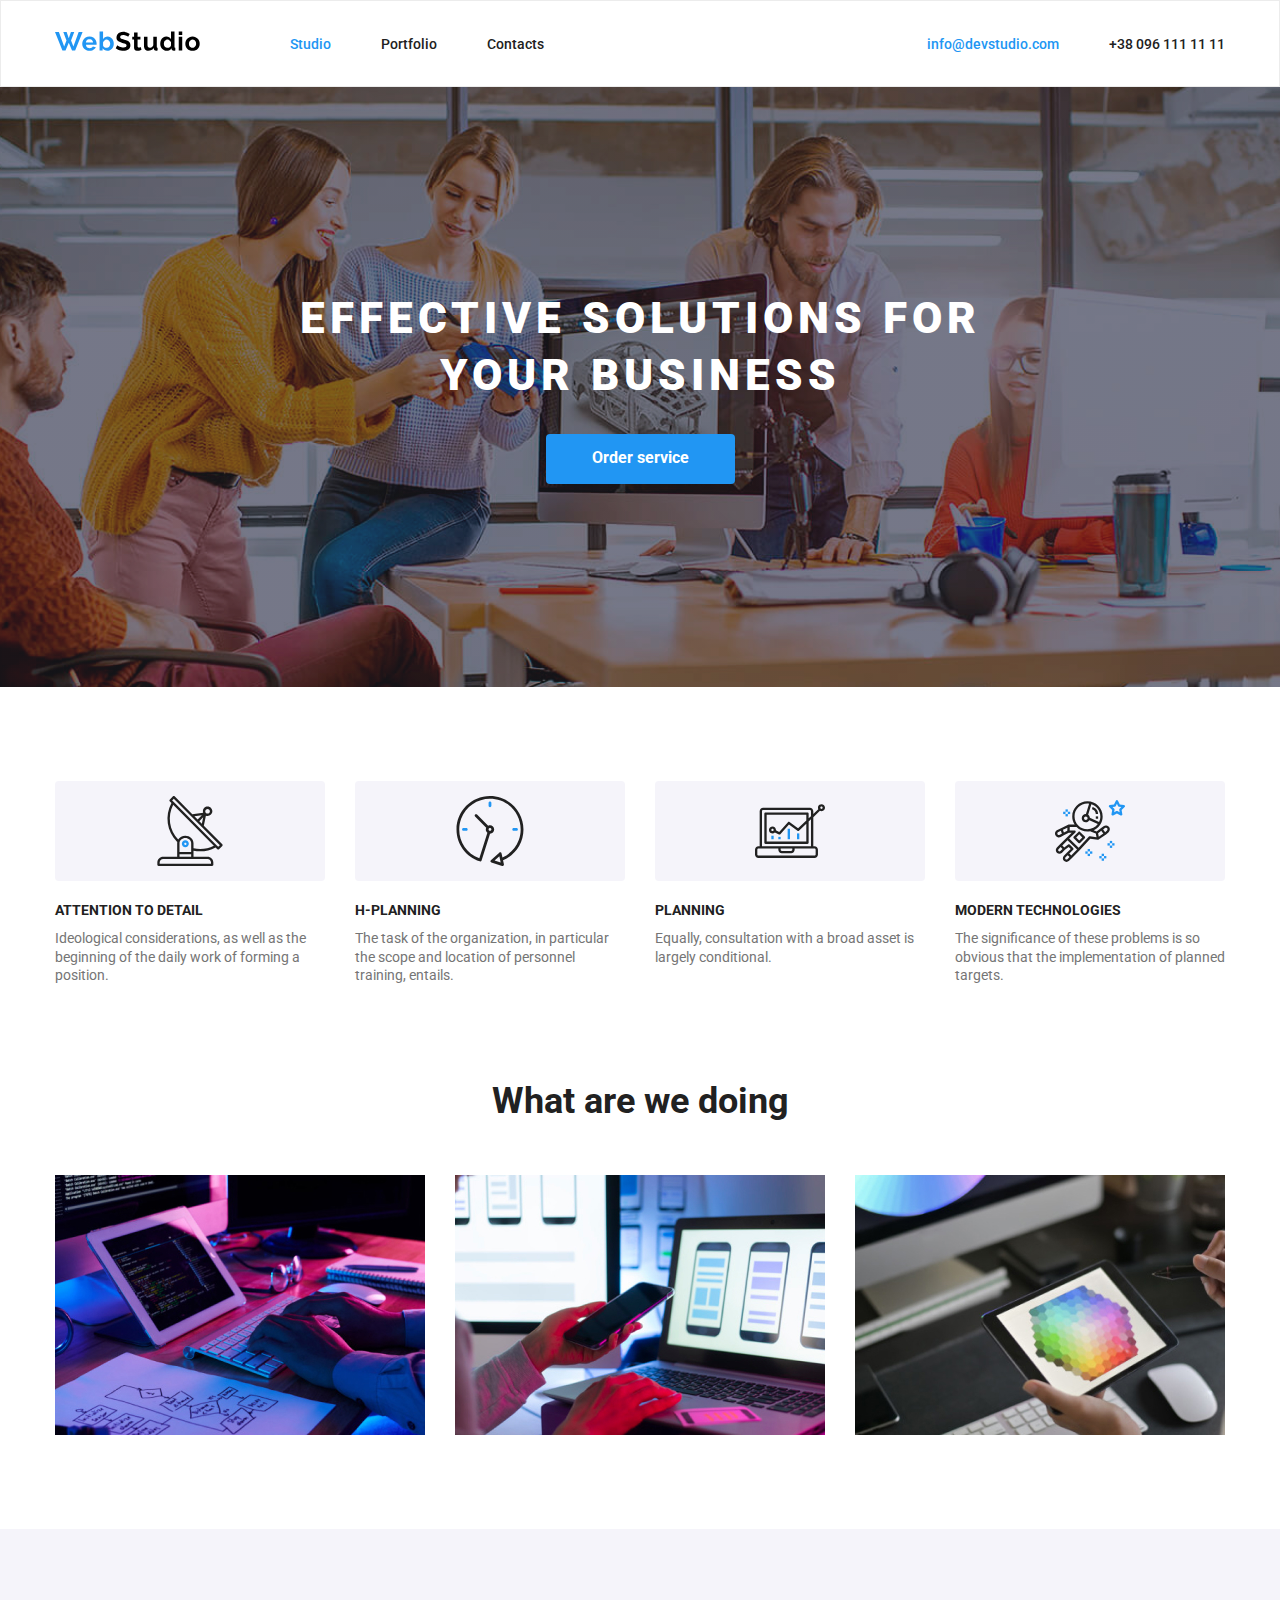
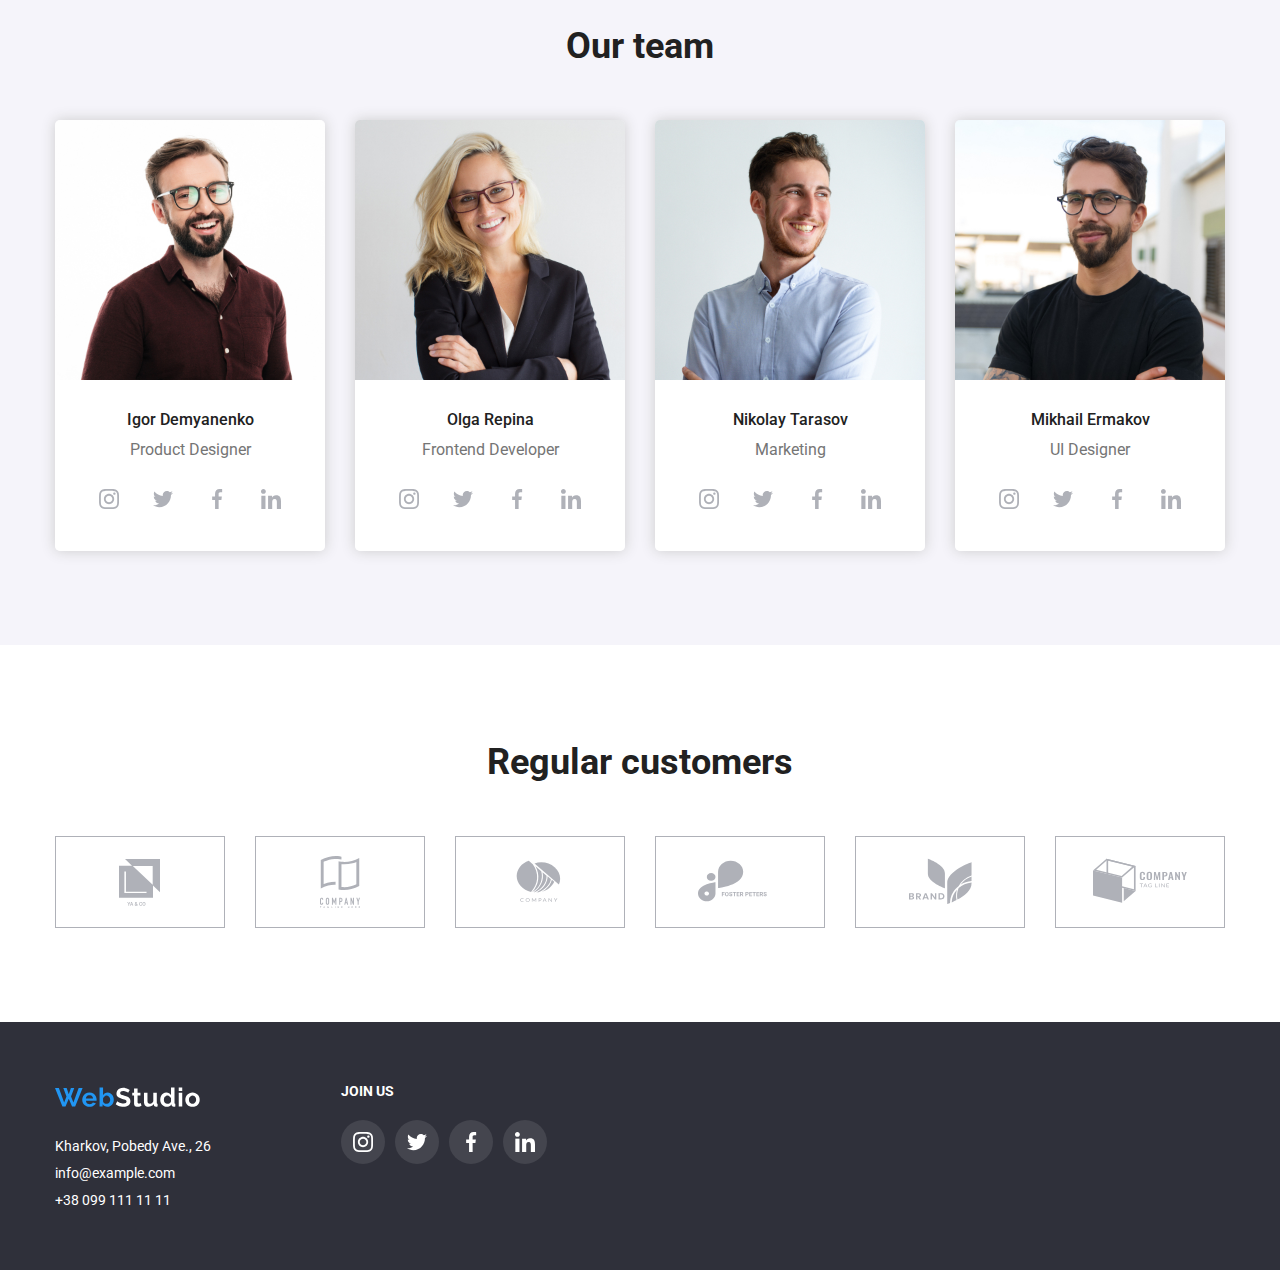
<file: index.html>
<!DOCTYPE html>
<html lang="en">
<head>
    <meta charset="UTF-8">
    <meta name="viewport" content="width=device-width, initial-scale=1.0">
    <link rel="stylesheet" href="css/styles.css">
    <title>Document</title>
</head>
<body>
    <header class="header">
        <div class="conteiner header-conteiner">
            <a class="header-logo" href="#">
                <img src="images/header-logo.svg" alt="WbStudio" width="145" height="31">
            </a>
            <nav class="header-menu">
                <a href="#" class="active">Studio</a>
                <a href="portfolio.html">Portfolio</a>
                <a href="#">Contacts</a>
            </nav>
            <div class="header-second-menu">
                <a href="mailto:info@devstudio.com" class="active">info@devstudio.com</a>
                <a href="tel:+38 096 111 11 11">+38 096 111 11 11</a>
            </div>
            <div class="header-burger">
				<span></span>
			</div>
        </div>
    </header>
    <main>
        <section class="hero">
            <div class="conteiner">
                <div class="hero-inner">
                <h1 class="hero-title">Effective solutions for your business</h1>
                <button class="hero-btn">Order service</button>
                </div>
            </div>
        </section>
        <section class="about">
            <div class="conteiner">
                <div class="about-items">
                    <div class="about-item about-item-antenna">
                        <h3 class="about-item-title">Attention to detail</h3>
                        <p class="about-item-description">Ideological considerations, as well as the beginning of the daily work of forming a position.</p>
                    </div>
                    <div class="about-item about-item-clock">
                        <h3 class="about-item-title">h-Planning</h3>
                        <p class="about-item-description">The task of the organization, in particular the scope and location of personnel training, entails.</p>
                    </div>
                    <div class="about-item about-item-diagramma">
                        <h3 class="about-item-title">Planning</h3>
                        <p class="about-item-description">Equally, consultation with a broad asset is largely conditional.</p>
                    </div>
                    <div class="about-item about-item-astronaut">
                        <h3 class="about-item-title">Modern technologies</h3>
                        <p class="about-item-description">The significance of these problems is so obvious that the implementation of planned targets.</p>
                    </div>
                </div>
            </div>
        </section>
        <section class="do">
            <div class="conteiner">
                <h2 class="do-tittle">What are we doing</h2>
                <div class="do-cards">
                    <article class="do-card"><img src="images/do-1.jpg" alt="do-1" width="370" height="294"></article>
                    <article class="do-card"><img src="images/do-2.jpg" alt="do-2" width="370" height="294"></article>
                    <article class="do-card"><img src="images/do-3.jpg" alt="do-3" width="370" height="294"></article>
                </div>
            </div>
        </section>
        <section class="team">
            <div class="conteiner">
                <h2 class="team-tittle">Our team</h2>
                <div class="team-cards">
                    <article class="team-card">
                        <a class="team-card-link" href="#">
                            <img src="images/team-1.jpg" alt="Igor" width="270" height="260">
                        </a>
                        <div class="team-card-inner">
                            <h3 class="team-card-title">Igor Demyanenko</h3>
                            <p class="team-card-desc">Product Designer</p>
                            <ul class="team-card-nav">
                                <li class="team-card-nav-link">
                                    <a href="#">
                                        <svg>
                                            <use href="/images/sprites.svg#instagram"></use>
                                        </svg>
                                    </a>
                                </li>
                                <li class="team-card-nav-link">
                                    <a href="#">
                                        <svg>
                                            <use href="/images/sprites.svg#twitter"></use>
                                        </svg>
                                    </a>
                                </li>
                                <li class="team-card-nav-link">
                                    <a href="#">
                                        <svg>
                                            <use href="/images/sprites.svg#facebook"></use>
                                        </svg>
                                    </a>
                                </li>
                                <li class="team-card-nav-link">
                                    <a href="#">
                                        <svg>
                                            <use href="/images/sprites.svg#linkedin"></use>
                                        </svg>
                                    </a>
                                </li>
                            </ul>
                        </div>
                    </article>
                    <article class="team-card">
                        <a class="team-card-link" href="#">
                            <img src="images/team-2.jpg" alt="Olga Repina" width="270" height="260">
                        </a>
                        <div class="team-card-inner">
                            <h3 class="team-card-title">Olga Repina</h3>
                            <p class="team-card-desc">Frontend Developer</p>
                            <ul class="team-card-nav">
                                <li class="team-card-nav-link">
                                    <a href="#">
                                        <svg>
                                            <use href="/images/sprites.svg#instagram"></use>
                                        </svg>
                                    </a>
                                </li>
                                <li class="team-card-nav-link">
                                    <a href="#">
                                        <svg>
                                            <use href="/images/sprites.svg#twitter"></use>
                                        </svg>
                                    </a>
                                </li>
                                <li class="team-card-nav-link">
                                    <a href="#">
                                        <svg>
                                            <use href="/images/sprites.svg#facebook"></use>
                                        </svg>
                                    </a>
                                </li>
                                <li class="team-card-nav-link">
                                    <a href="#">
                                        <svg>
                                            <use href="/images/sprites.svg#linkedin"></use>
                                        </svg>
                                    </a>
                                </li>
                            </ul>
                        </div>
                    </article>
                    <article class="team-card">
                        <a class="team-card-link" href="#">
                            <img src="images/team-3.jpg" alt="Nikolay Tarasov" width="270" height="260">
                        </a>
                        <div class="team-card-inner">
                            <h3 class="team-card-title">Nikolay Tarasov</h3>
                            <p class="team-card-desc">Marketing</p>
                            <ul class="team-card-nav">
                                <li class="team-card-nav-link">
                                    <a href="#">
                                        <svg>
                                            <use href="/images/sprites.svg#instagram"></use>
                                        </svg>
                                    </a>
                                </li>
                                <li class="team-card-nav-link">
                                    <a href="#">
                                        <svg>
                                            <use href="/images/sprites.svg#twitter"></use>
                                        </svg>
                                    </a>
                                </li>
                                <li class="team-card-nav-link">
                                    <a href="#">
                                        <svg>
                                            <use href="/images/sprites.svg#facebook"></use>
                                        </svg>
                                    </a>
                                </li>
                                <li class="team-card-nav-link">
                                    <a href="#">
                                        <svg>
                                            <use href="/images/sprites.svg#linkedin"></use>
                                        </svg>
                                    </a>
                                </li>
                            </ul>
                        </div>
                    </article>
                    <article class="team-card">
                        <a class="team-card-link" href="#">
                            <img src="images/team-4.jpg" alt="Mikhail Ermakov" width="270" height="260">
                        </a>
                        <div class="team-card-inner">
                            <h3 class="team-card-title">Mikhail Ermakov</h3>
                            <p class="team-card-desc">UI Designer</p>
                            <ul class="team-card-nav">
                                <li class="team-card-nav-link">
                                    <a href="#">
                                        <svg>
                                            <use href="/images/sprites.svg#instagram"></use>
                                        </svg>
                                    </a>
                                </li>
                                <li class="team-card-nav-link">
                                    <a href="#">
                                        <svg>
                                            <use href="/images/sprites.svg#twitter"></use>
                                        </svg>
                                    </a>
                                </li>
                                <li class="team-card-nav-link">
                                    <a href="#">
                                        <svg>
                                            <use href="/images/sprites.svg#facebook"></use>
                                        </svg>
                                    </a>
                                </li>
                                <li class="team-card-nav-link">
                                    <a href="#">
                                        <svg>
                                            <use href="/images/sprites.svg#linkedin"></use>
                                        </svg>
                                    </a>
                                </li>
                            </ul>
                        </div>
                    </article>
                </div>
            </div>
        </section>
        <section class="regular">
            <div class="conteiner regular-conteiner">
                <h2 class="regular-title">Regular customers</h2>
                <ul class="regular-nav">
                    <li>
                        <a href="#">
                            <svg>
                                <use href="#reg-logo-1"></use>
                            </svg>
                        </a>
                    </li>
                    <li>
                        <a href="#">
                            <svg>
                                <use href="#reg-logo-2"></use>
                            </svg>
                        </a>
                    </li>
                    <li>
                        <a href="#">
                            <svg>
                                <use href="#reg-logo-3"></use>
                            </svg>
                        </a>
                    </li>
                    <li>
                        <a href="#">
                            <svg>
                                <use href="#reg-logo-4"></use>
                            </svg>
                        </a>
                    </li>
                    <li>
                        <a href="#">
                            <svg>
                                <use href="#reg-logo-5"></use>
                            </svg>
                        </a>
                    </li>
                    <li>
                        <a href="#">
                            <svg>
                                <use href="#reg-logo-6"></use>
                            </svg>
                        </a>
                    </li>
                </ul>
            </div>
        </section>
    </main>
    <footer class="footer">
        <div class="conteiner footer-conteiner">
            <div class="footer-left">
            <a class="footer-logo" href="#">
                <img src="images/footer-logo.svg" alt="footer-logo" width="145" height="31">
            </a>
            <div class="footer-menu">
                <a href="#">Kharkov, Pobedy Ave., 26</a>
                <a href="mailto:info@example.com">info@example.com</a>
                <a href="tel:+38 099 111 11 11">+38 099 111 11 11</a>
            </div>
            </div>
            <div class="footer-right">
                <h3 class="footer-right-title">join us</h3>
                <ul class="footer-right-nav">
                    <li>
                        <a href="#">
                            <svg>
                                <use href="/images/sprites.svg#instagram"></use>
                            </svg>
                        </a>
                    </li>
                    <li>
                        <a href="#">
                            <svg>
                                <use href="/images/sprites.svg#twitter"></use>
                            </svg>
                        </a>
                    </li>
                    <li>
                        <a href="#">
                            <svg>
                                <use href="/images/sprites.svg#facebook"></use>
                            </svg>
                        </a>
                    </li>
                    <li>
                        <a href="#">
                            <svg>
                                <use href="/images/sprites.svg#linkedin"></use>
                            </svg>
                        </a>
                    </li>
                </ul>
            </div>
        </div>
    </footer>
    <svg xmlns="http://www.w3.org/2000/svg" class="hidden">
    <symbol viewBox="0 0 106 60" id="reg-logo-1">
    <path fill-rule="evenodd" clip-rule="evenodd" d="M38 7L45.0078 13.6341L32 13.6265V45.8137H66V33.507L73 40.1338V7H38ZM65.6924 32.7283L45.8226 13.918H65.6924V32.7283ZM59.5231 41.1055H37.3801V19.4579H38.9453V39.6397H59.5231V41.1055ZM42.6089 50.0991L41.791 51.7837L40.9731 50.0991H40.2871L41.481 52.3452V53.6538H42.1011V52.3452L43.2925 50.0991H42.6089ZM43.6367 53.6538L43.9248 52.8262H45.3018L45.5923 53.6538H46.2368L44.8916 50.0991H44.3374L42.9946 53.6538H43.6367ZM44.6133 50.8535L45.1284 52.3281H44.0981L44.6133 50.8535ZM47.8701 52.2427C47.7806 52.3794 47.7358 52.5299 47.7358 52.6943C47.7358 52.9938 47.8408 53.2371 48.0508 53.4243C48.2624 53.6099 48.5439 53.7026 48.8955 53.7026C49.2471 53.7026 49.5498 53.6074 49.8037 53.417L50.0039 53.6538H50.6924L50.1699 53.0361C50.375 52.7562 50.4775 52.3973 50.4775 51.9595H49.9624C49.9624 52.1987 49.9128 52.416 49.8135 52.6113L49.1274 51.8008L49.3691 51.625C49.54 51.5013 49.6629 51.3776 49.7378 51.2539C49.8127 51.1286 49.8501 50.9919 49.8501 50.8438C49.8501 50.6191 49.7671 50.4312 49.6011 50.2798C49.4367 50.1268 49.2251 50.0503 48.9663 50.0503C48.6798 50.0503 48.452 50.1317 48.2827 50.2944C48.1134 50.4556 48.0288 50.6753 48.0288 50.9536C48.0288 51.0675 48.0557 51.1855 48.1094 51.3076C48.1647 51.4297 48.2616 51.5778 48.3999 51.752C48.1362 51.9408 47.9596 52.1043 47.8701 52.2427ZM49.4741 53.0288C49.3 53.1623 49.1128 53.229 48.9126 53.229C48.7352 53.229 48.5936 53.1777 48.4878 53.0752C48.382 52.9727 48.3291 52.8392 48.3291 52.6748C48.3291 52.4844 48.4268 52.3151 48.6221 52.167L48.6978 52.1133L49.4741 53.0288ZM48.8369 51.4541C48.6693 51.2474 48.5854 51.0757 48.5854 50.939C48.5854 50.8201 48.6196 50.7217 48.688 50.6436C48.7563 50.5654 48.8483 50.5264 48.9639 50.5264C49.0713 50.5264 49.16 50.5597 49.23 50.6265C49.3 50.6916 49.335 50.7705 49.335 50.8633C49.335 51.0033 49.2845 51.118 49.1836 51.2075L49.1079 51.2686L48.8369 51.4541ZM54.623 53.3853C54.8672 53.172 55.0072 52.8758 55.043 52.4966H54.4277C54.3952 52.7505 54.3179 52.932 54.1958 53.041C54.0737 53.1501 53.8914 53.2046 53.6489 53.2046C53.3836 53.2046 53.1818 53.1037 53.0435 52.9019C52.9067 52.7 52.8384 52.4071 52.8384 52.0229V51.708C52.8416 51.3288 52.9149 51.0415 53.0581 50.8462C53.203 50.6493 53.4097 50.5508 53.6782 50.5508C53.9093 50.5508 54.0843 50.6077 54.2031 50.7217C54.3236 50.834 54.3984 51.0179 54.4277 51.2734H55.043C55.0039 50.8844 54.8647 50.5833 54.6255 50.3701C54.3862 50.1569 54.0705 50.0503 53.6782 50.0503C53.3869 50.0503 53.1297 50.1195 52.9067 50.2578C52.6854 50.3962 52.5153 50.5931 52.3965 50.8486C52.2777 51.1042 52.2183 51.3996 52.2183 51.7349V52.0669C52.2231 52.394 52.2842 52.6813 52.4014 52.9287C52.5186 53.1761 52.6846 53.3674 52.8994 53.5024C53.1159 53.6359 53.3657 53.7026 53.6489 53.7026C54.0542 53.7026 54.3789 53.5968 54.623 53.3853ZM58.2534 52.8872C58.3739 52.6235 58.4341 52.3175 58.4341 51.9692V51.7715C58.4325 51.4248 58.3706 51.1213 58.2485 50.8608C58.1265 50.5988 57.9531 50.3986 57.7285 50.2603C57.5055 50.1203 57.2492 50.0503 56.9595 50.0503C56.6698 50.0503 56.4126 50.1211 56.188 50.2627C55.965 50.4027 55.7917 50.6053 55.668 50.8706C55.5459 51.1359 55.4849 51.4419 55.4849 51.7886V51.9888C55.4865 52.3289 55.5483 52.6292 55.6704 52.8896C55.7941 53.1501 55.9683 53.3511 56.1929 53.4927C56.4191 53.6326 56.6763 53.7026 56.9644 53.7026C57.2557 53.7026 57.5129 53.6326 57.7358 53.4927C57.9604 53.3511 58.133 53.1493 58.2534 52.8872ZM57.5918 50.8779C57.7415 51.0879 57.8164 51.3898 57.8164 51.7837V51.9692C57.8164 52.3696 57.7423 52.674 57.5942 52.8823C57.4478 53.0907 57.2378 53.1948 56.9644 53.1948C56.6942 53.1948 56.4826 53.0882 56.3296 52.875C56.1782 52.6618 56.1025 52.3599 56.1025 51.9692V51.7642C56.1058 51.3817 56.1823 51.0863 56.332 50.8779C56.4834 50.668 56.6925 50.563 56.9595 50.563C57.2329 50.563 57.4437 50.668 57.5918 50.8779Z" fill="currentColor"/>
    </symbol>
    <symbol viewBox="0 0 106 60" id="reg-logo-2">
    <path fill-rule="evenodd" clip-rule="evenodd" d="M50.1136 6.93452H49.977C49.7671 6.92181 49.5571 6.91672 49.3471 6.91163H49.3471H49.3269H48.8918C48.4946 6.91163 48.0898 6.92181 47.6876 6.94215C47.6573 6.93994 47.6269 6.93994 47.5966 6.94215C43.9522 7.14863 40.3817 8.05951 37.0805 9.62492L36.6479 9.83344V31.9746L37.6598 31.6313C38.5477 31.3261 39.4938 31.0515 40.4728 30.7972C43.1193 30.1178 45.8367 29.7567 48.568 29.7216V32.6306C48.2062 32.6332 47.8546 32.6434 47.503 32.6612H47.4195C45.3175 32.7765 43.2317 33.0967 41.1913 33.6173C38.6072 34.2643 36.1143 35.2357 33.7716 36.5086V8.11189C36.2047 6.69275 38.8253 5.62687 41.5556 4.94596C43.9527 4.32705 46.4169 4.00931 48.8918 4H49.3193C49.8303 4.01271 50.3287 4.0356 50.7967 4.0712C52.0297 4.15778 53.2528 4.35263 54.4521 4.65353V7.51685C53.2874 7.24551 52.1032 7.06695 50.9105 6.98284C50.8863 6.98079 50.8621 6.97872 50.8379 6.97666C50.5911 6.95561 50.344 6.93452 50.1136 6.93452ZM55.1528 9.86138C55.7877 9.9097 56.4455 9.93259 57.1108 9.93259C59.7125 9.92307 62.3031 9.59083 64.8239 8.94339C67.4068 8.29396 69.8986 7.32178 72.2411 6.04956V33.9402C69.8067 35.3585 67.1853 36.4243 64.4546 37.1061C62.0571 37.7227 59.5931 38.0395 57.1184 38.0496C55.2433 38.0647 53.3737 37.8443 51.553 37.3935V9.32229C51.983 9.42146 52.4257 9.51301 52.876 9.58929C53.6147 9.7139 54.3939 9.80544 55.1528 9.86138ZM69.3471 10.0775L68.3352 10.4183C67.4042 10.7311 66.4657 11.0108 65.5221 11.26C62.7749 11.966 59.9514 12.3281 57.1158 12.3382C56.4556 12.3382 55.8485 12.3204 55.2616 12.2822L54.4546 12.2288V32.3178V35.0057L55.1477 35.0667C55.7903 35.1227 56.4531 35.1506 57.1209 35.1506C59.3544 35.1412 61.5781 34.8533 63.7412 34.2937C65.5223 33.8469 67.2552 33.2243 68.9145 32.4348L69.3471 32.2263V10.0775Z" fill="currentColor"/>
    <path d="M35.7371 46.212C35.5917 46.0611 35.4163 45.9427 35.2224 45.8642C35.0284 45.7858 34.8203 45.7492 34.6114 45.7568C34.3888 45.7539 34.1678 45.7954 33.9613 45.8789C33.7719 45.9543 33.5998 46.0677 33.4553 46.212C33.3125 46.3568 33.2013 46.5301 33.129 46.7206C33.0497 46.9203 33.0101 47.1337 33.0126 47.3487V51.1427C33.0036 51.4101 33.0546 51.676 33.1619 51.9209C33.2514 52.1153 33.3807 52.2886 33.5413 52.4294C33.693 52.5571 33.871 52.6492 34.0625 52.699C34.2469 52.7508 34.4376 52.7774 34.6291 52.7778C34.8404 52.7799 35.0495 52.7348 35.2413 52.6456C35.4309 52.5626 35.6028 52.4434 35.7473 52.2947C35.8881 52.1473 36.0005 51.9748 36.0786 51.7861C36.1597 51.5948 36.201 51.3888 36.2001 51.1809V50.7562H35.2084V51.0944C35.2114 51.2099 35.1916 51.3248 35.1502 51.4326C35.1179 51.5134 35.0688 51.5862 35.006 51.6462C34.9446 51.6959 34.8742 51.733 34.7986 51.7556C34.7316 51.7779 34.6617 51.7899 34.5912 51.7912C34.5026 51.8015 34.413 51.7881 34.3312 51.7524C34.2495 51.7166 34.1786 51.6599 34.1257 51.5877C34.0322 51.4353 33.9864 51.2581 33.9942 51.0792V47.542C33.988 47.3458 34.0297 47.1511 34.1156 46.9749C34.1671 46.8948 34.2399 46.8309 34.3258 46.7904C34.4117 46.75 34.5071 46.7346 34.6013 46.746C34.6868 46.743 34.7717 46.7608 34.8488 46.798C34.9259 46.8352 34.9929 46.8907 35.044 46.9596C35.155 47.1053 35.213 47.2848 35.2084 47.4682V47.7963H36.19V47.4097C36.1919 47.1827 36.1507 46.9575 36.0685 46.746C35.9953 46.5473 35.8825 46.3656 35.7371 46.212Z" fill="currentColor"/>
    <path d="M41.6289 46.169C41.3127 45.902 40.9136 45.7545 40.5007 45.752C40.2987 45.7528 40.0984 45.7889 39.9087 45.8588C39.7161 45.9278 39.5384 46.0331 39.3851 46.169C39.2208 46.3167 39.0897 46.4978 39.0005 46.7005C38.9006 46.9322 38.8515 47.1828 38.8563 47.4354V51.0743C38.8495 51.3302 38.8987 51.5846 39.0005 51.8193C39.0903 52.015 39.2215 52.1886 39.3851 52.3279C39.5367 52.4687 39.7147 52.5776 39.9087 52.6483C40.0984 52.7181 40.2987 52.7543 40.5007 52.7551C40.7027 52.7547 40.9031 52.7186 41.0926 52.6483C41.29 52.5766 41.4719 52.4679 41.6289 52.3279C41.7871 52.186 41.9145 52.0129 42.0033 51.8193C42.1051 51.5846 42.1544 51.3302 42.1475 51.0743V47.4354C42.1524 47.1828 42.1032 46.9322 42.0033 46.7005C41.9151 46.5 41.7878 46.3193 41.6289 46.169ZM41.166 51.0743C41.1743 51.1713 41.1609 51.2689 41.1268 51.36C41.0926 51.4511 41.0386 51.5333 40.9687 51.6007C40.8377 51.7105 40.6725 51.7707 40.5019 51.7707C40.3313 51.7707 40.1662 51.7105 40.0352 51.6007C39.9652 51.5333 39.9112 51.4511 39.8771 51.36C39.8429 51.2689 39.8295 51.1713 39.8379 51.0743V47.4354C39.8295 47.3384 39.8429 47.2407 39.8771 47.1496C39.9112 47.0585 39.9652 46.9763 40.0352 46.909C40.1662 46.7991 40.3313 46.739 40.5019 46.739C40.6725 46.739 40.8377 46.7991 40.9687 46.909C41.0386 46.9763 41.0926 47.0585 41.1268 47.1496C41.1609 47.2407 41.1743 47.3384 41.166 47.4354V51.0743Z" fill="currentColor"/>
    <path d="M49.3673 52.6993V45.8105H48.4136L47.1614 49.4571H47.1437L45.8813 45.8105H44.9377V52.6993H45.9218V48.5086H45.9395L46.9033 51.4711H47.3941L48.3655 48.5086H48.3832V52.6993H49.3673Z" fill="currentColor"/>
    <path d="M54.9581 46.294C54.8065 46.124 54.6153 45.9947 54.4015 45.9177C54.1712 45.8428 53.9302 45.8067 53.6881 45.8109H52.226V52.6996H53.2075V50.0092H53.7134C54.0197 50.0232 54.3244 49.9584 54.5988 49.8211C54.822 49.6971 55.0081 49.5154 55.1377 49.2947C55.2512 49.1114 55.3277 48.9075 55.3628 48.6945C55.4014 48.4353 55.4192 48.1734 55.4159 47.9113C55.4255 47.5805 55.3932 47.2498 55.3198 46.9272C55.2543 46.6888 55.1299 46.471 54.9581 46.294ZM54.4521 48.3945C54.4479 48.5192 54.4168 48.6415 54.361 48.753C54.3049 48.859 54.2162 48.9437 54.1081 48.9946C53.9627 49.0596 53.8041 49.0892 53.6451 49.0811H53.1974V46.739H53.7033C53.8557 46.7316 54.0075 46.7612 54.146 46.8255C54.2475 46.8837 54.3281 46.9727 54.3762 47.0798C54.4299 47.2008 54.4591 47.3313 54.4622 47.4638C54.4622 47.6087 54.4622 47.7613 54.4622 47.9215C54.4622 48.0817 54.4723 48.247 54.4622 48.3945H54.4521Z" fill="currentColor"/>
    <path d="M59.6077 45.8105H58.8032L57.2854 52.6993H58.2669L58.5553 51.2193H59.8935L60.1819 52.6993H61.1635L59.6077 45.8105ZM58.702 50.281L59.1852 47.7838H59.2029L59.6836 50.281H58.702Z" fill="currentColor"/>
    <path d="M65.9497 49.9606H65.932L64.4496 45.8105H63.506V52.6993H64.4875V48.5569H64.5078L66.0079 52.6993H66.9312V45.8105H65.9497V49.9606Z" fill="currentColor"/>
    <path d="M71.9476 45.8105L71.1583 48.5493H71.1381L70.3488 45.8105H69.3091L70.6574 49.7877V52.6993H71.639V49.7877L72.9873 45.8105H71.9476Z" fill="currentColor"/>
    <path d="M33 54.6442H33.4731V55.9716H33.7943V54.6442H34.2649V54.3721H33V54.6442Z" fill="currentColor"/>
    <path d="M36.9767 54.3721L36.3569 55.9716H36.6984L36.83 55.6079H37.4675L37.6041 55.9716H37.9532L37.3182 54.3721H36.9767ZM36.9261 55.3384L37.1437 54.7459L37.3612 55.3384H36.9261Z" fill="currentColor"/>
    <path d="M40.9079 55.3821H41.2773V55.5881C41.1694 55.6746 41.0358 55.722 40.8978 55.7229C40.8333 55.7265 40.7689 55.7145 40.7099 55.688C40.6509 55.6614 40.5991 55.6211 40.5588 55.5703C40.474 55.4485 40.4322 55.3017 40.4399 55.1533C40.4399 54.7973 40.5942 54.6193 40.9003 54.6193C40.9809 54.6112 41.0617 54.6325 41.128 54.6791C41.1944 54.7257 41.2419 54.7947 41.2621 54.8735L41.5783 54.8125C41.51 54.4997 41.2849 54.3421 40.9003 54.3421C40.6947 54.3366 40.4947 54.4103 40.3413 54.5481C40.2607 54.6276 40.1983 54.7239 40.1586 54.8302C40.1188 54.9365 40.1026 55.0502 40.1111 55.1634C40.1017 55.3823 40.1749 55.5966 40.316 55.7636C40.3943 55.8444 40.4892 55.9071 40.594 55.9475C40.6988 55.9879 40.8111 56.0049 40.9231 55.9975C41.1734 56.0045 41.4165 55.9133 41.6011 55.7432V55.1126H40.9079V55.3821Z" fill="currentColor"/>
    <path d="M44.9226 54.3721H44.5988V55.9716H45.7194V55.6995H44.9226V54.3721Z" fill="currentColor"/>
    <path d="M48.3175 54.3721H47.9937V55.9716H48.3175V54.3721Z" 
    fill="currentColor"/>
    <path d="M51.6365 55.4401L50.9813 54.3721H50.6676V55.9716H50.9686V54.9264L51.6112 55.9716H51.9325V54.3721H51.6365V55.4401Z" fill="currentColor"/>
    <path d="M54.6368 55.2672H55.4337V54.9951H54.6368V54.6442H55.4944V54.3721H54.313V55.9716H55.5273V55.6995H54.6368V55.2672Z" fill="currentColor"/>
    <path d="M61.9122 55.0027H61.2823V54.3721H60.9611V55.9716H61.2823V55.2723H61.9122V55.9716H62.2335V54.3721H61.9122V55.0027Z" fill="currentColor"/>
    <path d="M64.9302 55.2672H65.7296V54.9951H64.9302V54.6442H65.7903V54.3721H64.6089V55.9716H65.8206V55.6995H64.9302V55.2672Z" fill="currentColor"/>
    <path d="M69.0233 55.2674C69.3015 55.2241 69.4432 55.0766 69.4432 54.8224C69.4513 54.7543 69.441 54.6854 69.4134 54.6227C69.3858 54.5601 69.3419 54.5061 69.2863 54.4663C69.1415 54.3936 68.9799 54.3611 68.8183 54.3723H68.1404V55.9717H68.4617V55.303H68.5249C68.5934 55.2987 68.6619 55.3109 68.7247 55.3386C68.7717 55.3675 68.8108 55.4077 68.8386 55.4555L69.1877 55.9641H69.5722L69.3774 55.6513C69.2913 55.4969 69.1699 55.3653 69.0233 55.2674ZM68.6994 55.0461H68.4617V54.6444H68.7146C68.8248 54.6354 68.9357 54.6484 69.041 54.6825C69.0644 54.7031 69.0828 54.7288 69.095 54.7576C69.1072 54.7865 69.1127 54.8176 69.1113 54.8489C69.1098 54.8802 69.1014 54.9107 69.0866 54.9382C69.0718 54.9658 69.051 54.9896 69.0258 55.008C68.9202 55.0404 68.8096 55.0533 68.6994 55.0461Z" fill="currentColor"/>
    <path d="M72.1096 55.2672H72.9064V54.9951H72.1096V54.6442H72.9697V54.3721H71.7858V55.9716H73V55.6995H72.1096V55.2672Z" fill="currentColor"/>
    </symbol>
    <symbol viewBox="0 0 106 60" id="reg-logo-3">
<path d="M36.4063 49.1018C36.4222 49.1022 36.4379 49.1053 36.4524 49.111C36.4669 49.1167 36.4799 49.1248 36.4908 49.135L36.7089 49.3435C36.5396 49.5122 36.3304 49.6472 36.0955 49.7391C35.8204 49.8395 35.5239 49.8879 35.2257 49.8813C34.9455 49.8863 34.6671 49.8411 34.4078 49.7486C34.1739 49.6636 33.9638 49.536 33.7916 49.3743C33.6159 49.2065 33.4805 49.01 33.3935 48.7962C33.2982 48.5578 33.2512 48.3069 33.2545 48.0546C33.2506 47.8007 33.3015 47.5483 33.4044 47.3107C33.4997 47.0955 33.6433 46.8989 33.827 46.7326C34.0132 46.5694 34.2359 46.4412 34.4814 46.3558C34.7499 46.2654 35.0359 46.2203 35.3239 46.2232C35.5914 46.2175 35.8575 46.2586 36.1064 46.344C36.3223 46.4254 36.5206 46.5384 36.6926 46.6781L36.5099 46.9008C36.4973 46.9165 36.4816 46.9301 36.4635 46.941C36.442 46.9539 36.4159 46.9598 36.3899 46.9576C36.3616 46.9559 36.3343 46.9478 36.3109 46.9339L36.2127 46.8747L36.0764 46.7989C36.0175 46.7707 35.9565 46.7462 35.8937 46.7255C35.8128 46.7003 35.7299 46.6805 35.6456 46.6662C35.5386 46.6491 35.4299 46.6412 35.3211 46.6425C35.1138 46.6403 34.908 46.6741 34.7159 46.742C34.5367 46.805 34.375 46.9003 34.2415 47.0216C34.1055 47.1507 34.0007 47.3021 33.9334 47.467C33.8566 47.6556 33.8187 47.8545 33.8216 48.0546C33.8183 48.2578 33.8561 48.4598 33.9334 48.6516C33.9999 48.8151 34.1027 48.9656 34.236 49.0947C34.3609 49.215 34.5157 49.309 34.6886 49.3695C34.8666 49.4336 35.0576 49.4659 35.2503 49.4643C35.3615 49.4658 35.4728 49.4594 35.5829 49.4453C35.7627 49.4263 35.9351 49.372 36.0873 49.2866C36.1636 49.2429 36.2356 49.1937 36.3027 49.1397C36.3307 49.1165 36.3676 49.103 36.4063 49.1018Z" fill="currentColor"/>
<path d="M42.7044 48.0537C42.7078 48.3051 42.6579 48.5548 42.5572 48.7905C42.4684 49.0042 42.3284 49.1992 42.1465 49.3625C41.9646 49.5259 41.745 49.6539 41.5021 49.7381C40.9683 49.915 40.3782 49.915 39.8444 49.7381C39.603 49.6526 39.3848 49.5243 39.2037 49.3614C39.0219 49.1951 38.8809 48.9984 38.7893 48.7834C38.5929 48.3062 38.5929 47.7846 38.7893 47.3074C38.8823 47.0922 39.0231 46.895 39.2037 46.727C39.3864 46.5693 39.6045 46.4459 39.8444 46.3646C40.3775 46.1845 40.969 46.1845 41.5021 46.3646C41.7443 46.45 41.9634 46.5783 42.1455 46.7412C42.325 46.9059 42.465 47.1 42.5572 47.3122C42.6582 47.5494 42.7081 47.8008 42.7044 48.0537ZM42.1319 48.0537C42.1362 47.8526 42.1011 47.6523 42.0283 47.4614C41.9672 47.2979 41.8679 47.1471 41.7366 47.0184C41.6087 46.8967 41.4513 46.8012 41.2758 46.7389C40.8879 46.6093 40.4586 46.6093 40.0707 46.7389C39.8952 46.8012 39.7378 46.8967 39.6099 47.0184C39.4768 47.1463 39.3764 47.2973 39.3155 47.4614C39.1768 47.8471 39.1768 48.2603 39.3155 48.646C39.377 48.8098 39.4773 48.9607 39.6099 49.089C39.7379 49.2099 39.8953 49.3046 40.0707 49.3661C40.4593 49.4924 40.8872 49.4924 41.2758 49.3661C41.4512 49.3046 41.6086 49.2099 41.7366 49.089C41.8673 48.96 41.9665 48.8093 42.0283 48.646C42.1015 48.4551 42.1365 48.2548 42.1319 48.0537Z" fill="currentColor"/>
<path d="M47.0013 48.6746L47.0586 48.8072C47.0804 48.7599 47.0995 48.7172 47.1213 48.6746C47.1421 48.63 47.1657 48.5865 47.1922 48.5443L48.5854 46.3437C48.6127 46.3058 48.6372 46.2821 48.6645 46.275C48.7015 46.2652 48.7403 46.2612 48.779 46.2632H49.1907V49.8424H48.7026V47.2107C48.7026 47.1775 48.7026 47.1396 48.7026 47.0994C48.7 47.0583 48.7 47.0172 48.7026 46.9762L47.3012 49.2076C47.2834 49.241 47.255 49.2692 47.2192 49.289C47.1834 49.3087 47.1418 49.3191 47.0995 49.3189H47.0204C46.9779 49.3194 46.9362 49.3091 46.9004 49.2894C46.8646 49.2696 46.8362 49.2412 46.8186 49.2076L45.3763 46.962C45.3763 47.0046 45.3763 47.0472 45.3763 47.0899C45.3763 47.1325 45.3763 47.1704 45.3763 47.2036V49.8353H44.9047V46.2632H45.3164C45.355 46.2612 45.3938 46.2652 45.4309 46.275C45.4647 46.2896 45.4916 46.3139 45.5072 46.3437L46.9304 48.5467C46.9584 48.5874 46.9821 48.6302 47.0013 48.6746Z" fill="currentColor"/>
<path d="M52.2444 48.4967V49.8374H51.6991V46.2631H52.9151C53.1446 46.2592 53.3735 46.2856 53.594 46.3412C53.7705 46.3847 53.9341 46.4606 54.0739 46.5639C54.195 46.6607 54.2883 46.7807 54.3465 46.9145C54.4109 47.0603 54.4423 47.2155 54.4392 47.3716C54.4416 47.5284 54.4073 47.6839 54.3383 47.8288C54.2728 47.9659 54.1721 48.0882 54.0439 48.1864C53.904 48.294 53.7395 48.3747 53.5613 48.4233C53.349 48.4822 53.127 48.5103 52.9042 48.5062L52.2444 48.4967ZM52.2444 48.113H52.9042C53.0475 48.1146 53.1902 48.0962 53.3268 48.0585C53.4395 48.0256 53.5433 47.9732 53.6322 47.9046C53.7141 47.839 53.7775 47.758 53.8176 47.6677C53.8622 47.5722 53.8844 47.4699 53.883 47.3669C53.8893 47.2675 53.8707 47.1681 53.8283 47.0757C53.7859 46.9832 53.7208 46.8999 53.6376 46.8315C53.4293 46.6902 53.1677 46.6218 52.9042 46.6397H52.2444V48.113Z" fill="currentColor"/>
<path d="M59.5731 49.8423H59.1423C59.0991 49.8437 59.0566 49.832 59.0223 49.8091C58.9914 49.7868 58.9671 49.7584 58.9514 49.7262L58.5806 48.8615H56.7185L56.334 49.7262C56.3199 49.7578 56.2964 49.7856 56.2659 49.8067C56.2312 49.831 56.1877 49.8436 56.1432 49.8423H55.7124L57.3483 46.2627H57.9154L59.5731 49.8423ZM56.8739 48.5133H58.4116L57.7627 47.0563C57.7131 46.9467 57.6721 46.8343 57.64 46.7199L57.5773 46.9071C57.5582 46.9639 57.5364 47.016 57.5173 47.0587L56.8739 48.5133Z" fill="currentColor"/>
<path d="M61.9288 46.2794C61.9614 46.2949 61.9894 46.3168 62.0106 46.3433L64.3962 49.0416C64.3962 48.9989 64.3962 48.9563 64.3962 48.916C64.3962 48.8758 64.3962 48.8355 64.3962 48.7976V46.2628H64.8843V49.8423H64.6116C64.5729 49.8433 64.5345 49.836 64.4998 49.821C64.4662 49.8039 64.4365 49.7814 64.4126 49.7546L62.0297 47.0587C62.0323 47.0998 62.0323 47.1409 62.0297 47.1819C62.0297 47.2222 62.0297 47.2577 62.0297 47.2909V49.8423H61.5416V46.2628H61.8306C61.8644 46.262 61.8979 46.2676 61.9288 46.2794Z" fill="currentColor"/>
<path d="M68.9031 48.4193V49.8407H68.3578V48.4193L66.8501 46.2635H67.3381C67.3802 46.2614 67.4218 46.2723 67.4554 46.2943C67.4851 46.3173 67.51 46.3446 67.529 46.3749L68.4724 47.7655C68.5105 47.8247 68.5432 47.8792 68.5705 47.9313C68.5978 47.9834 68.6196 48.0332 68.6387 48.0829L68.7096 47.9289C68.736 47.8726 68.767 47.818 68.8023 47.7655L69.732 46.3654C69.7516 46.3375 69.7754 46.312 69.8029 46.2896C69.8352 46.265 69.8772 46.2523 69.9201 46.2541H70.4136L68.9031 48.4193Z" fill="currentColor"/>
<path d="M46.7314 40.2563C46.9686 40.2823 47.2086 40.3036 47.4512 40.3226C51.1301 38.8927 54.2422 36.5525 56.3987 33.5943C58.5552 30.6362 59.6603 27.1914 59.5759 23.6905L55.5216 20.168C56.346 23.8953 55.9604 27.7483 54.408 31.2961C52.8555 34.8438 50.1976 37.9462 46.7314 40.2563Z" fill="currentColor"/>
<path d="M45.2837 40.0929L45.3928 40.1118C49.0966 37.81 51.9205 34.5957 53.4993 30.8845C55.078 27.1733 55.3389 23.1359 54.2483 19.2945L48.4737 14.2773C50.8094 18.4014 51.7495 23.0168 51.1848 27.5868C50.6201 32.1568 48.5737 36.4936 45.2837 40.0929Z" fill="currentColor"/>
<path d="M64.868 27.8271C63.8869 31.6737 61.5042 35.1429 58.0736 37.7195C57.0717 38.4761 55.991 39.1502 54.8455 39.733C57.6389 39.0196 60.2065 37.7584 62.3503 36.0466C64.494 34.3347 66.1567 32.218 67.21 29.8596L64.868 27.8271Z" fill="currentColor"/>
<path d="M63.949 27.2604L60.6146 24.3633C60.5508 27.6664 59.47 30.8944 57.4845 33.7117C55.499 36.5291 52.6813 38.833 49.3242 40.3841H49.3406C50.0887 40.3838 50.8362 40.3451 51.579 40.268C54.7164 39.1554 57.488 37.3853 59.6464 35.1156C61.8049 32.8459 63.283 30.1472 63.949 27.2604Z" fill="currentColor"/>
<path d="M45.7663 12.1612L41.7883 8.7002C38.2322 9.89415 35.1738 11.9931 33.0134 14.7223C30.8529 17.4515 29.6912 20.6838 29.6801 23.9961V23.9961C29.6934 27.6562 31.1113 31.2079 33.7093 34.089C36.3073 36.9702 39.9371 39.0162 44.0241 39.9033C47.6725 36.0412 49.8086 31.269 50.1219 26.28C50.4352 21.291 48.9094 16.3452 45.7663 12.1612Z" fill="currentColor"/>
<path d="M73.1401 26.7277C73.1257 22.3852 71.1339 18.2242 67.5997 15.1535C64.0656 12.0829 59.2764 10.3524 54.2784 10.3399C51.9688 10.3378 49.6789 10.7081 47.5249 11.4319L71.8805 32.593C72.7144 30.7225 73.1415 28.7337 73.1401 26.7277Z" fill="currentColor"/>
</symbol>
    <symbol viewBox="0 0 106 60" id="reg-logo-4">
<path d="M24.1462 21.1035H24.1433C21.7453 21.1035 19.8013 22.8311 19.8013 24.9622V24.9647C19.8013 27.0958 21.7453 28.8234 24.1433 28.8234H24.1462C26.5442 28.8234 28.4882 27.0958 28.4882 24.9647V24.9622C28.4882 22.8311 26.5442 21.1035 24.1462 21.1035Z" fill="currentColor"/>
<path d="M56.195 19.8695C56.1882 16.9095 54.8623 14.0725 52.5074 11.9792C50.1525 9.88592 46.9604 8.70692 43.6297 8.7002V8.7002C40.298 8.70557 37.1045 9.88398 34.7484 11.9774C32.3922 14.0708 31.0655 16.9087 31.0587 19.8695V36.1924C31.0587 36.1924 56.1922 33.7047 56.195 19.8721V19.8695Z" fill="currentColor"/>
<path d="M11 41.5495C11.006 43.6091 11.9291 45.5828 13.5676 47.0394C15.2061 48.496 17.4267 49.317 19.7442 49.3231C22.0612 49.317 24.2814 48.4963 25.9197 47.0403C27.5581 45.5843 28.4816 43.6112 28.4884 41.552V30.1943C28.4884 30.1943 11 31.9266 11 41.5495ZM19.7442 43.5844C19.2913 43.5844 18.8486 43.4651 18.472 43.2415C18.0955 43.0179 17.802 42.7001 17.6287 42.3282C17.4554 41.9564 17.41 41.5472 17.4984 41.1525C17.5867 40.7577 17.8048 40.3951 18.125 40.1105C18.4453 39.8259 18.8533 39.6321 19.2975 39.5536C19.7416 39.4751 20.202 39.5154 20.6205 39.6694C21.0389 39.8234 21.3965 40.0843 21.6481 40.4189C21.8997 40.7535 22.034 41.147 22.034 41.5495C22.0351 41.8173 21.9767 42.0828 21.8622 42.3306C21.7476 42.5783 21.5791 42.8036 21.3664 42.9933C21.1536 43.1831 20.9008 43.3337 20.6224 43.4364C20.3441 43.5392 20.0456 43.5921 19.7442 43.5921V43.5844Z" fill="currentColor"/>
<path d="M37.4177 42.4639H35.7302V44.207H34.8513V39.9414H37.6287V40.6533H35.7302V41.7549H37.4177V42.4639ZM41.6423 42.1709C41.6423 42.5908 41.5681 42.959 41.4197 43.2754C41.2712 43.5918 41.0583 43.8359 40.781 44.0078C40.5056 44.1797 40.1892 44.2656 39.8318 44.2656C39.4783 44.2656 39.1628 44.1807 38.8855 44.0107C38.6082 43.8408 38.3933 43.5986 38.241 43.2842C38.0886 42.9678 38.0115 42.6045 38.0095 42.1943V41.9834C38.0095 41.5635 38.0847 41.1943 38.2351 40.876C38.3875 40.5557 38.6013 40.3105 38.8767 40.1406C39.1541 39.9688 39.4705 39.8828 39.8259 39.8828C40.1814 39.8828 40.4968 39.9688 40.7722 40.1406C41.0496 40.3105 41.2634 40.5557 41.4138 40.876C41.5662 41.1943 41.6423 41.5625 41.6423 41.9805V42.1709ZM40.7517 41.9775C40.7517 41.5303 40.6716 41.1904 40.5115 40.958C40.3513 40.7256 40.1228 40.6094 39.8259 40.6094C39.531 40.6094 39.3035 40.7246 39.1433 40.9551C38.9832 41.1836 38.9021 41.5195 38.9001 41.9629V42.1709C38.9001 42.6064 38.9802 42.9443 39.1404 43.1846C39.3005 43.4248 39.531 43.5449 39.8318 43.5449C40.1267 43.5449 40.3533 43.4297 40.5115 43.1992C40.6697 42.9668 40.7498 42.6289 40.7517 42.1855V41.9775ZM44.4929 43.0879C44.4929 42.9219 44.4343 42.7949 44.3171 42.707C44.2 42.6172 43.989 42.5234 43.6843 42.4258C43.3796 42.3262 43.1384 42.2285 42.9607 42.1328C42.4763 41.8711 42.2341 41.5186 42.2341 41.0752C42.2341 40.8447 42.2986 40.6396 42.4275 40.46C42.5583 40.2783 42.7449 40.1367 42.9871 40.0352C43.2312 39.9336 43.5046 39.8828 43.8074 39.8828C44.1121 39.8828 44.3835 39.9385 44.6218 40.0498C44.8601 40.1592 45.0447 40.3145 45.1755 40.5156C45.3083 40.7168 45.3748 40.9453 45.3748 41.2012H44.4958C44.4958 41.0059 44.4343 40.8545 44.3113 40.7471C44.1882 40.6377 44.0154 40.583 43.7927 40.583C43.5779 40.583 43.4109 40.6289 43.2917 40.7207C43.1726 40.8105 43.113 40.9297 43.113 41.0781C43.113 41.2168 43.1824 41.333 43.321 41.4268C43.4617 41.5205 43.6677 41.6084 43.9392 41.6904C44.4392 41.8408 44.8035 42.0273 45.032 42.25C45.2605 42.4727 45.3748 42.75 45.3748 43.082C45.3748 43.4512 45.2351 43.7412 44.9558 43.9521C44.6765 44.1611 44.3005 44.2656 43.8279 44.2656C43.4998 44.2656 43.2009 44.2061 42.9314 44.0869C42.6619 43.9658 42.4558 43.8008 42.3132 43.5918C42.1726 43.3828 42.1023 43.1406 42.1023 42.8652H42.9841C42.9841 43.3359 43.2654 43.5713 43.8279 43.5713C44.0369 43.5713 44.2 43.5293 44.3171 43.4453C44.4343 43.3594 44.4929 43.2402 44.4929 43.0879ZM49.1833 40.6533H47.8767V44.207H46.9978V40.6533H45.7087V39.9414H49.1833V40.6533ZM52.2537 42.3584H50.5662V43.501H52.5466V44.207H49.6873V39.9414H52.5408V40.6533H50.5662V41.6699H52.2537V42.3584ZM54.6414 42.6455H53.9412V44.207H53.0623V39.9414H54.6472C55.1511 39.9414 55.5398 40.0537 55.8132 40.2783C56.0867 40.5029 56.2234 40.8203 56.2234 41.2305C56.2234 41.5215 56.1599 41.7646 56.033 41.96C55.908 42.1533 55.7175 42.3076 55.4617 42.4229L56.3845 44.166V44.207H55.4412L54.6414 42.6455ZM53.9412 41.9336H54.6501C54.8708 41.9336 55.0417 41.8779 55.1628 41.7666C55.2839 41.6533 55.3445 41.498 55.3445 41.3008C55.3445 41.0996 55.2869 40.9414 55.1716 40.8262C55.0583 40.7109 54.8835 40.6533 54.6472 40.6533H53.9412V41.9336ZM59.2673 42.7041V44.207H58.3884V39.9414H60.0525C60.3728 39.9414 60.6541 40 60.8962 40.1172C61.1404 40.2344 61.3279 40.4014 61.4587 40.6182C61.5896 40.833 61.655 41.0781 61.655 41.3535C61.655 41.7715 61.5115 42.1016 61.2244 42.3438C60.9392 42.584 60.5437 42.7041 60.0378 42.7041H59.2673ZM59.2673 41.9922H60.0525C60.2849 41.9922 60.4617 41.9375 60.5828 41.8281C60.7058 41.7188 60.7673 41.5625 60.7673 41.3594C60.7673 41.1504 60.7058 40.9814 60.5828 40.8525C60.4597 40.7236 60.2898 40.6572 60.073 40.6533H59.2673V41.9922ZM64.8279 42.3584H63.1404V43.501H65.1208V44.207H62.2615V39.9414H65.115V40.6533H63.1404V41.6699H64.8279V42.3584ZM68.906 40.6533H67.5994V44.207H66.7205V40.6533H65.4314V39.9414H68.906V40.6533ZM71.9763 42.3584H70.2888V43.501H72.2693V44.207H69.4099V39.9414H72.2634V40.6533H70.2888V41.6699H71.9763V42.3584ZM74.364 42.6455H73.6638V44.207H72.7849V39.9414H74.3699C74.8738 39.9414 75.2625 40.0537 75.5359 40.2783C75.8093 40.5029 75.946 40.8203 75.946 41.2305C75.946 41.5215 75.8826 41.7646 75.7556 41.96C75.6306 42.1533 75.4402 42.3076 75.1843 42.4229L76.1072 44.166V44.207H75.1638L74.364 42.6455ZM73.6638 41.9336H74.3728C74.5935 41.9336 74.7644 41.8779 74.8855 41.7666C75.0066 41.6533 75.0671 41.498 75.0671 41.3008C75.0671 41.0996 75.0095 40.9414 74.8943 40.8262C74.781 40.7109 74.6062 40.6533 74.3699 40.6533H73.6638V41.9336ZM78.8289 43.0879C78.8289 42.9219 78.7703 42.7949 78.6531 42.707C78.5359 42.6172 78.325 42.5234 78.0203 42.4258C77.7156 42.3262 77.4744 42.2285 77.2966 42.1328C76.8123 41.8711 76.5701 41.5186 76.5701 41.0752C76.5701 40.8447 76.6345 40.6396 76.7634 40.46C76.8943 40.2783 77.0808 40.1367 77.323 40.0352C77.5671 39.9336 77.8406 39.8828 78.1433 39.8828C78.448 39.8828 78.7195 39.9385 78.9578 40.0498C79.196 40.1592 79.3806 40.3145 79.5115 40.5156C79.6443 40.7168 79.7107 40.9453 79.7107 41.2012H78.8318C78.8318 41.0059 78.7703 40.8545 78.6472 40.7471C78.5242 40.6377 78.3513 40.583 78.1287 40.583C77.9138 40.583 77.7468 40.6289 77.6277 40.7207C77.5085 40.8105 77.449 40.9297 77.449 41.0781C77.449 41.2168 77.5183 41.333 77.657 41.4268C77.7976 41.5205 78.0037 41.6084 78.2751 41.6904C78.7751 41.8408 79.1394 42.0273 79.3679 42.25C79.5964 42.4727 79.7107 42.75 79.7107 43.082C79.7107 43.4512 79.571 43.7412 79.2917 43.9521C79.0125 44.1611 78.6365 44.2656 78.1638 44.2656C77.8357 44.2656 77.5369 44.2061 77.2673 44.0869C76.9978 43.9658 76.7917 43.8008 76.6492 43.5918C76.5085 43.3828 76.4382 43.1406 76.4382 42.8652H77.3201C77.3201 43.3359 77.6013 43.5713 78.1638 43.5713C78.3728 43.5713 78.5359 43.5293 78.6531 43.4453C78.7703 43.3594 78.8289 43.2402 78.8289 43.0879Z" fill="currentColor"/>
</symbol>
    <symbol viewBox="0 0 106 60" id="reg-logo-5">
<path d="M26.7569 44.7349C27.0006 45.011 27.1304 45.3569 27.1236 45.7118C27.136 45.9434 27.0914 46.1745 26.993 46.3881C26.8947 46.6018 26.7451 46.7924 26.5554 46.9459C26.082 47.2732 25.4956 47.4333 24.9037 47.3966H22V41.2051H24.8442C25.4057 41.1709 25.9626 41.3163 26.42 41.6165C26.6036 41.7572 26.7491 41.9351 26.8448 42.1362C26.9406 42.3372 26.984 42.5559 26.9716 42.7749C26.9883 43.1164 26.8712 43.4522 26.6413 43.7216C26.4206 43.9676 26.1156 44.1382 25.7758 44.2056C26.161 44.2699 26.5087 44.4575 26.7569 44.7349ZM23.3511 43.8003H24.5667C24.843 43.819 25.1174 43.7459 25.3397 43.5946C25.431 43.5188 25.502 43.4249 25.5473 43.32C25.5925 43.2151 25.6108 43.1021 25.6007 42.9896C25.6093 42.8776 25.5906 42.7653 25.5461 42.6607C25.5015 42.5561 25.4322 42.4618 25.343 42.3847C25.1141 42.2291 24.8312 42.1549 24.5469 42.176H23.3511V43.8003ZM25.4587 46.1746C25.5562 46.0971 25.6329 46 25.6828 45.8908C25.7326 45.7817 25.7543 45.6635 25.7461 45.5455C25.7535 45.4261 25.7309 45.3067 25.6799 45.1965C25.6289 45.0864 25.551 44.9885 25.4521 44.9103C25.2142 44.7488 24.9217 44.6696 24.6262 44.6865H23.3511V46.3894H24.6427C24.9334 46.4047 25.2212 46.329 25.4587 46.1746Z" fill="currentColor"/>
<path d="M32.5709 47.3973L30.9886 44.9776H30.394V47.3973H29.033V41.2058H31.6096C32.2591 41.1643 32.9012 41.3527 33.4034 41.7321C33.7635 42.0682 33.9808 42.511 34.0159 42.9807C34.051 43.4504 33.9018 43.9162 33.595 44.294C33.2771 44.6275 32.8428 44.8498 32.3661 44.9231L34.0508 47.3973H32.5709ZM30.394 44.1337H31.5072C32.2802 44.1337 32.6667 43.8212 32.6667 43.1961C32.6746 43.0684 32.6534 42.9407 32.6045 42.8209C32.5556 42.7011 32.48 42.592 32.3826 42.5004C32.1383 42.3144 31.8237 42.2242 31.5072 42.2494H30.3807L30.394 44.1337Z" fill="currentColor"/>
<path d="M40.0101 46.1502H37.298L36.819 47.3963H35.392L37.8827 41.2744H39.4254L41.9063 47.3963H40.4792L40.0101 46.1502ZM39.6467 45.2125L38.6557 42.5992L37.6647 45.2125H39.6467Z" fill="currentColor"/>
<path d="M49.3225 47.3965H47.9714L44.9421 43.1862V47.3965H43.5944V41.2051H44.9421L47.9714 45.4396V41.2051H49.3225V47.3965Z" fill="currentColor"/>
<path d="M57.0326 45.9148C56.7532 46.3822 56.3276 46.7625 55.8103 47.0067C55.2222 47.2786 54.5695 47.4127 53.9109 47.3968H51.506V41.2054H53.9109C54.5684 41.1896 55.2202 41.3204 55.8103 41.5865C56.3275 41.8251 56.7536 42.2016 57.0326 42.6663C57.3107 43.1698 57.4556 43.7262 57.4556 44.2905C57.4556 44.8548 57.3107 45.4112 57.0326 45.9148ZM55.4866 45.7665C55.8722 45.3552 56.0842 44.8311 56.0842 44.289C56.0842 43.7469 55.8722 43.2228 55.4866 42.8115C55.0205 42.4389 54.4127 42.2498 53.7952 42.2852H52.8571V46.2928H53.7952C54.4127 46.3282 55.0205 46.1391 55.4866 45.7665Z" fill="currentColor"/>
<path d="M40.8558 6.7666C40.8558 6.7666 58.2945 12.7947 57.9245 21.5178V36.2721C57.9245 36.2721 40.4991 30.2409 40.8624 21.5178L40.8558 6.7666Z" fill="currentColor"/>
<path d="M73.4603 32.8181C76.7538 30.7428 80.5633 29.4574 84.5399 29.0796V24.4609C79.9579 26.0779 76.0709 29.0098 73.4603 32.8181Z" fill="currentColor"/>
<path d="M71.4816 34.2094C74.1773 29.2395 78.8505 25.4045 84.54 23.493V10.1846C84.54 10.1846 59.705 18.7716 60.2303 31.1938V52.2C60.2303 52.2 61.3369 51.8159 63.0778 51.096C63.0778 50.4246 63.0778 49.747 63.1571 49.0665C63.6711 43.2995 66.6654 37.9554 71.4816 34.2094Z" fill="currentColor"/>
<path d="M69.1197 42.013C69.2502 40.5561 69.5413 39.1151 69.9885 37.7119C66.9896 40.947 65.1734 44.9613 64.7956 49.1905C64.7592 49.5897 64.7394 49.989 64.7295 50.4003C66.14 49.7803 67.7818 49.006 69.5062 48.0956C69.0662 46.0947 68.936 44.0471 69.1197 42.013Z" fill="currentColor"/>
<path d="M70.1074 42.0886C69.9421 43.9289 70.0454 45.7812 70.4146 47.5965C77.1998 43.8792 84.8241 38.1354 84.5301 31.1938V30.5889C79.6823 31.0855 75.1468 33.0259 71.6204 36.1119C70.7947 38.0243 70.2848 40.0386 70.1074 42.0886Z" fill="currentColor"/>
</symbol>
    <symbol viewBox="0 0 106 60" id="reg-logo-6">
<path d="M53.425 27.4081C52.9819 26.8183 52.7699 26.1212 52.8203 25.4195V22.5363C52.8203 21.6525 53.0207 20.9808 53.4216 20.5213C53.8224 20.0618 54.511 19.833 55.4871 19.835C56.4044 19.835 57.0555 20.0305 57.4405 20.4216C57.8605 20.9206 58.0648 21.5307 58.018 22.1462V22.8238H56.3772V22.1374C56.383 21.9128 56.3671 21.6881 56.3296 21.4657C56.306 21.3137 56.2234 21.1731 56.0952 21.0669C55.9267 20.9523 55.7145 20.8968 55.5007 20.9114C55.2759 20.8969 55.0529 20.9555 54.8756 21.0757C54.7327 21.1933 54.6374 21.3476 54.6038 21.5156C54.5567 21.7509 54.5351 21.9896 54.5393 22.2283V25.7275C54.5134 26.065 54.5858 26.4028 54.7499 26.71C54.8315 26.814 54.9448 26.8964 55.0774 26.9482C55.2099 26.9999 55.3564 27.019 55.5007 27.0034C55.7109 27.0183 55.9195 26.9614 56.0816 26.845C56.2153 26.7304 56.3013 26.5809 56.3262 26.4197C56.3645 26.1875 56.3816 25.9531 56.3772 25.7187V25.0089H58.018V25.6571C58.0641 26.2986 57.8648 26.9355 57.4507 27.4697C57.0736 27.8979 56.4315 28.112 55.4871 28.112C54.5427 28.112 53.8292 27.8833 53.425 27.4081Z" fill="currentColor"/>
<path d="M60.2569 27.4374C59.8425 26.9887 59.6353 26.3346 59.6353 25.4694V22.4366C59.6353 21.5801 59.8425 20.9319 60.2569 20.492C60.6714 20.052 61.3644 19.833 62.336 19.835C63.3008 19.835 63.9904 20.054 64.4049 20.492C64.8193 20.9319 65.03 21.5801 65.03 22.4366V25.4694C65.03 26.3258 64.8193 26.9828 64.3981 27.4345C63.9768 27.8862 63.2906 28.112 62.336 28.112C61.3814 28.112 60.6748 27.8833 60.2569 27.4374ZM63.1004 26.71C63.2488 26.4289 63.3164 26.121 63.2974 25.8125V22.0993C63.3165 21.7968 63.25 21.4948 63.1038 21.2194C63.0205 21.1132 62.9044 21.0295 62.7686 20.9776C62.6329 20.9257 62.483 20.9079 62.336 20.9261C62.1886 20.9083 62.0384 20.9264 61.9022 20.9782C61.766 21.03 61.6492 21.1135 61.5648 21.2194C61.4155 21.494 61.3477 21.7964 61.3678 22.0993V25.8301C61.3472 26.1387 61.4148 26.447 61.5648 26.7276C61.6605 26.8223 61.7785 26.8981 61.9109 26.95C62.0434 27.002 62.1872 27.0289 62.3326 27.0289C62.4781 27.0289 62.6219 27.002 62.7543 26.95C62.8867 26.8981 63.0047 26.8223 63.1004 26.7276V26.71Z" fill="currentColor"/>
<path d="M67.0035 19.9238H68.7701L70.0984 25.5195L71.4573 19.9238H73.1763L73.3496 28.0005H72.079L71.9431 22.3873L70.6318 28.0005H69.6126L68.2537 22.3668L68.128 28.0005H66.8439L67.0035 19.9238Z" fill="currentColor"/>
<path d="M75.3303 19.9238H78.082C79.6673 19.9238 80.46 20.6883 80.46 22.2172C80.46 23.6816 79.6254 24.4128 77.9563 24.4109H77.0187V28.0005H75.3201L75.3303 19.9238ZM77.6811 23.3756C77.8489 23.394 78.0194 23.3807 78.1807 23.3367C78.342 23.2926 78.4903 23.2189 78.6153 23.1205C78.8101 22.8477 78.896 22.5273 78.8599 22.2084C78.8688 21.962 78.8414 21.7157 78.7784 21.4752C78.7542 21.3949 78.7117 21.3196 78.6533 21.2536C78.595 21.1877 78.522 21.1324 78.4387 21.0911C78.2029 20.9934 77.9422 20.949 77.6811 20.962H77.0221V23.3756H77.6811Z" fill="currentColor"/>
<path d="M82.9094 19.9238H84.7337L86.6056 28.0005H85.0225L84.6522 26.1383H83.0249L82.6445 28.0005H81.0376L82.9094 19.9238ZM84.4687 25.2027L83.8335 21.8125L83.1982 25.2027H84.4687Z" fill="currentColor"/>
<path d="M88.1173 19.9238H89.3063L91.5825 24.5311V19.9238H92.9923V28.0005H91.861L89.5713 23.1909V28.0005H88.1139L88.1173 19.9238Z" fill="currentColor"/>
<path d="M96.2945 24.9204L94.4022 19.9346H95.9955L97.1506 23.1373L98.2343 19.9346H99.7936L97.9251 24.9204V28H96.2945V24.9204Z" fill="currentColor"/>
<path d="M56.0477 31.5312V31.9536H54.6617V35.2355H54.0807V31.9536H52.6879V31.5312H56.0477Z" fill="currentColor"/>
<path d="M60.3927 35.2363H59.9442C59.8987 35.2388 59.8538 35.2262 59.8185 35.2011C59.7846 35.1796 59.7587 35.1501 59.7438 35.1161L59.3429 34.2362H57.4201L57.0192 35.1161C57.0078 35.1529 56.9869 35.187 56.958 35.2158C56.9225 35.2403 56.8778 35.2529 56.8324 35.251H56.3839L58.0825 31.5469H58.6737L60.3927 35.2363ZM57.5797 33.8608H59.1833L58.5038 32.3534C58.4537 32.2394 58.4117 32.1228 58.3781 32.0044C58.3543 32.0748 58.3339 32.1422 58.3136 32.2009L58.2524 32.3563L57.5797 33.8608Z" fill="currentColor"/>
<path d="M63.3212 34.8724C63.4275 34.8772 63.5341 34.8772 63.6405 34.8724C63.7323 34.8642 63.8232 34.8495 63.9123 34.8284C63.9955 34.8107 64.0772 34.7882 64.1569 34.7609C64.2316 34.7345 64.3064 34.7022 64.3845 34.67V33.8369H63.705C63.6882 33.8378 63.6714 33.8356 63.6556 33.8305C63.6399 33.8255 63.6255 33.8177 63.6133 33.8076C63.6022 33.7993 63.5933 33.7889 63.5875 33.7772C63.5816 33.7655 63.5788 33.7529 63.5794 33.7401V33.4556H64.8975V34.8753C64.7899 34.9417 64.6763 35.0006 64.5577 35.0513C64.4366 35.1029 64.3104 35.1451 64.1807 35.1774C64.0417 35.2127 63.8997 35.2382 63.756 35.2537C63.5913 35.2695 63.4257 35.2773 63.26 35.2771C62.967 35.2793 62.6763 35.2325 62.4039 35.1393C62.1496 35.051 61.9185 34.9193 61.7245 34.7521C61.5353 34.5832 61.3864 34.3839 61.2862 34.1655C61.1792 33.9199 61.1261 33.6593 61.13 33.397C61.1264 33.133 61.1782 32.8706 61.2828 32.6226C61.3805 32.4031 61.5297 32.2033 61.7211 32.036C61.9149 31.8693 62.1461 31.7386 62.4005 31.6517C62.6914 31.5572 63.0002 31.5105 63.311 31.5138C63.4691 31.5137 63.627 31.5245 63.7832 31.5461C63.9213 31.5655 64.0567 31.597 64.1875 31.64C64.3063 31.6785 64.4202 31.7277 64.5272 31.7866C64.6313 31.8445 64.7301 31.9092 64.8227 31.9802L64.6597 32.209C64.6469 32.2299 64.6279 32.2475 64.6046 32.2598C64.5813 32.2722 64.5545 32.279 64.5272 32.2794C64.4896 32.2784 64.4531 32.2682 64.4219 32.2501C64.3709 32.2266 64.3165 32.1973 64.2554 32.1621C64.1832 32.123 64.107 32.0896 64.0278 32.0624C63.9265 32.0273 63.822 31.9998 63.7152 31.9802C63.5729 31.9576 63.4285 31.9468 63.2838 31.948C63.0597 31.9458 62.8371 31.9807 62.6281 32.0506C62.4391 32.1161 62.2687 32.2162 62.1287 32.3439C61.9879 32.4771 61.8804 32.6339 61.8128 32.8045C61.661 33.2056 61.661 33.6381 61.8128 34.0393C61.8871 34.2135 62.0029 34.3724 62.1525 34.5057C62.2918 34.6328 62.4609 34.7328 62.6485 34.799C62.8645 34.8631 63.0935 34.888 63.3212 34.8724Z" fill="currentColor"/>
<path d="M68.7363 34.8132H70.5912V35.2355H68.1689V31.5312H68.7499L68.7363 34.8132Z" fill="currentColor"/>
<path d="M72.5208 35.2355H71.9398V31.5312H72.5208V35.2355Z" fill="currentColor"/>
<path d="M74.6814 31.5489C74.7159 31.5659 74.746 31.5888 74.7697 31.6163L77.253 34.4086C77.2497 34.3647 77.2497 34.3206 77.253 34.2767C77.253 34.2356 77.253 34.1945 77.253 34.1564V31.5166H77.7592V35.2358H77.4671C77.4238 35.2388 77.3804 35.2317 77.3414 35.2153C77.3061 35.1968 77.275 35.1729 77.2496 35.1449L74.7697 32.3555C74.7697 32.3995 74.7697 32.4405 74.7697 32.4816C74.7697 32.5227 74.7697 32.5608 74.7697 32.596V35.2358H74.2839V31.5313H74.5863C74.6191 31.5313 74.6515 31.5373 74.6814 31.5489Z" fill="currentColor"/>
<path d="M82.0364 31.5312V31.9389H79.9777V33.162H81.6457V33.555H79.9777V34.8191H82.0364V35.2268H79.3798V31.5312H82.0364Z" fill="currentColor"/>
<path d="M21.1618 8.65538L46.9568 14.9787V37.1367L21.1618 30.8163V8.65538ZM19.5073 6.7666V31.8927L48.6079 39.0284V13.9053L19.5073 6.7666Z" fill="currentColor"/>
<path d="M35.1039 50.6919L6 43.5502V18.4268L35.1039 25.5655V50.6919Z" fill="currentColor"/>
<path d="M19.9897 8.37086L45.4484 14.6149L34.6215 23.9648L9.1594 17.7178L19.9897 8.37086ZM19.5073 6.7666L6 18.4276L35.1039 25.5661L48.6078 13.9051L19.5073 6.7666Z" fill="currentColor"/>
<path d="M36.7415 49.2786L48.6078 39.0314L36.7415 36.1191V49.2786Z" fill="currentColor"/>
</symbol>
    </svg>
</body>
</html>
</file>
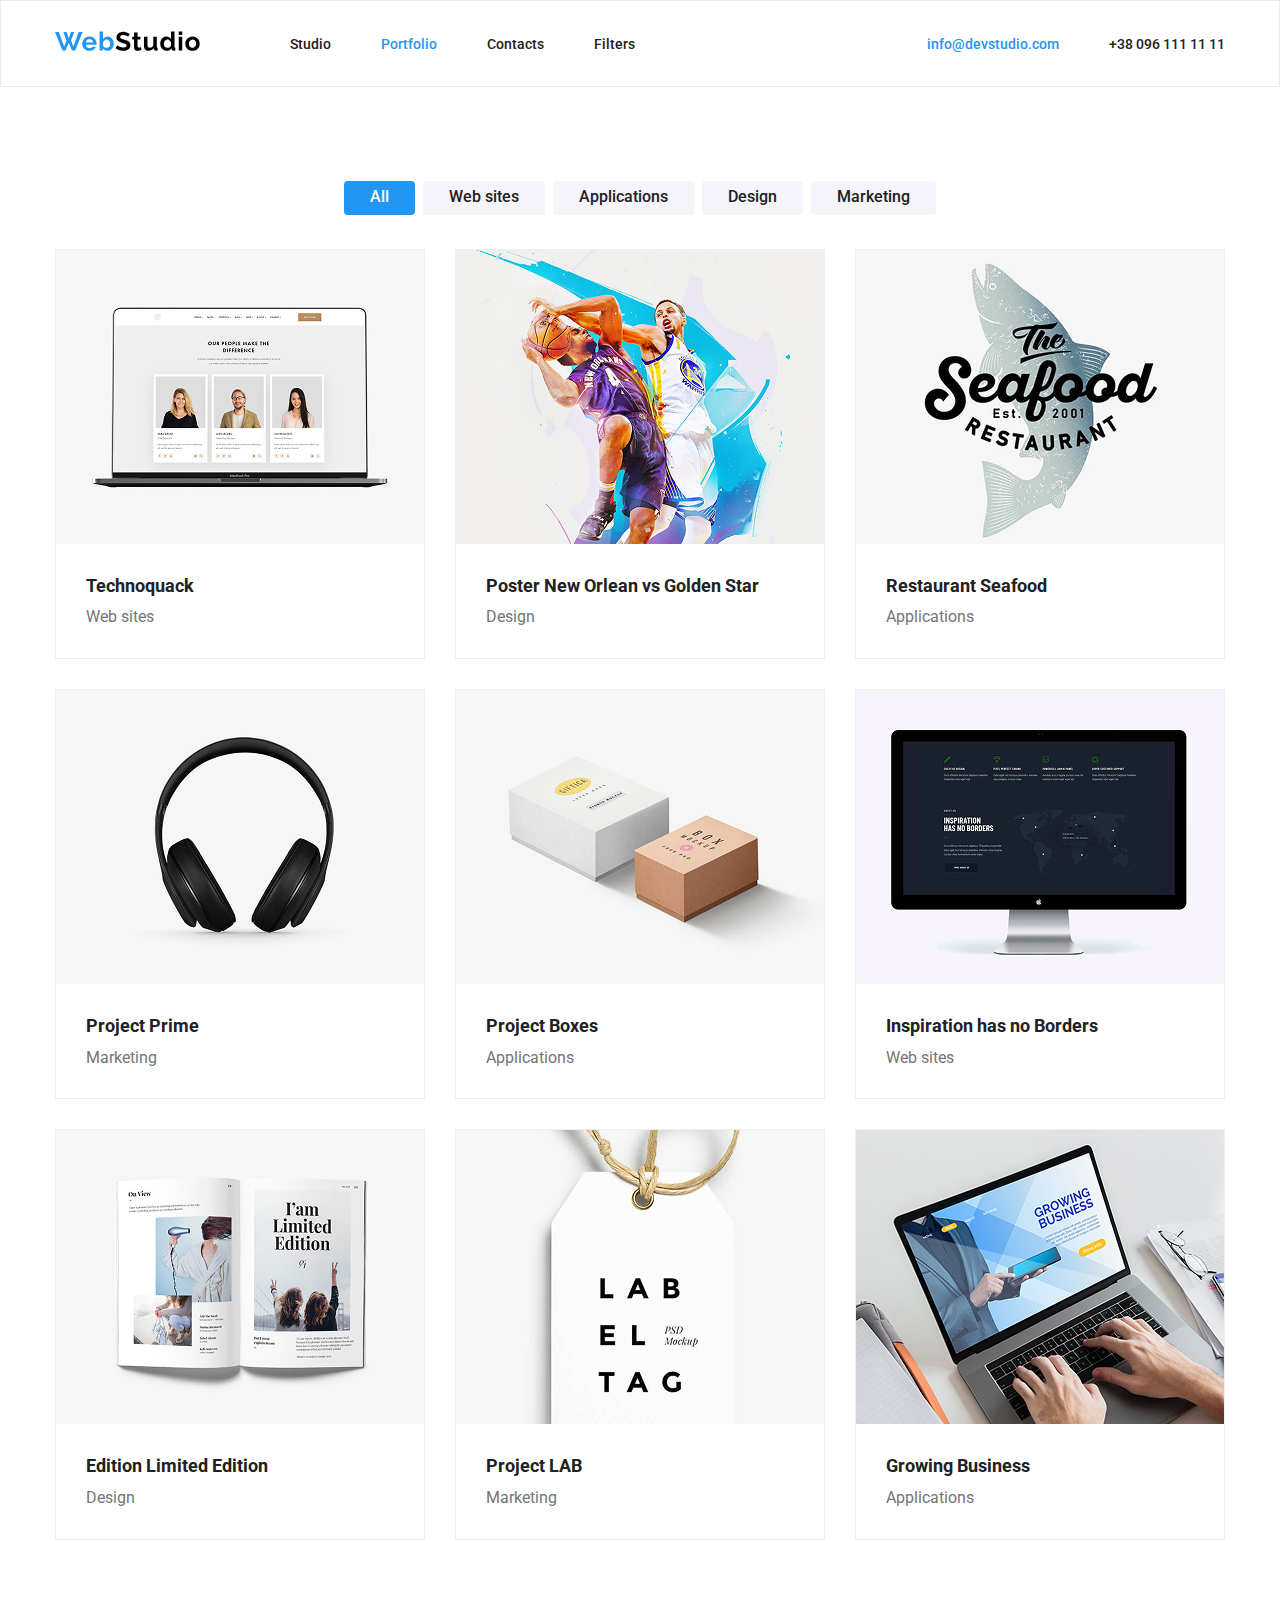
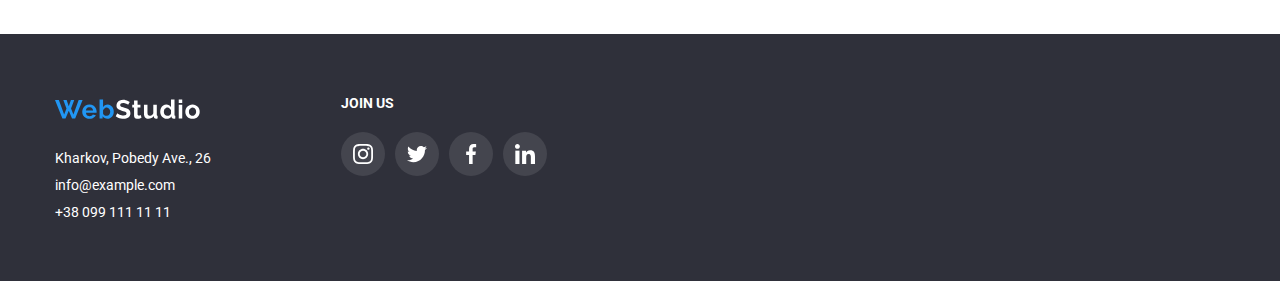
<file: portfolio.html>
<!DOCTYPE html>
<html lang="en">
<head>
    <meta charset="UTF-8">
    <meta name="viewport" content="width=device-width, initial-scale=1.0">
    <link rel="stylesheet" href="css/styles.css">
    <title>Document</title>
</head>
<body>
    <header class="header">
        <div class="conteiner header-conteiner">
            <a class="header-logo" href="#">
                <img src="images/header-logo.svg" alt="WbStudio" width="145" height="31">
            </a>
            <ul class="header-menu">
                <li><a href="index.html">Studio</a></li>
                <li><a href="#" class="active">Portfolio</a></li>
                <li><a href="#">Contacts</a></li>
                <li class="filters"><a href="">Filters</a>
                <ul class="header-menu-filters">
                    <li><button class="filter-btn">Web sites</button></li>
                    <li><button class="filter-btn">Applications</button></li>
                    <li><button class="filter-btn">Design</button></li>
                    <li><button class="filter-btn">Marketing</button></li>
                    <li class="filter-btn-last"><button class="filter-btn">Filters</button>
                    <button class="filter-btn filter-btn-left">All</button></li>
                </ul></li>
            </ul>
            <div class="header-second-menu">
                <a href="mailto:info@devstudio.com" class="active">info@devstudio.com</a>
                <a href="tel:+38 096 111 11 11">+38 096 111 11 11</a>
            </div>
            <div class="header-burger">
				<span></span>
			</div>
        </div>
    </header>
    <section class="portfolio">
        <div class="conteiner">
            <div class="portfolio-links">
                <button class="portfolio-btn active">All</button>
                <button class="portfolio-btn">Web sites</button>
                <button class="portfolio-btn">Applications</button>
                <button class="portfolio-btn">Design</button>
                <button class="portfolio-btn">Marketing</button>
            </div>
            <div class="portfolio-cards">
                <article class="portfolio-card">
                    <a class="portfolio-card-link" href="#">
                        <img src="images/portfolio-1.png" alt="Technoquack" width="370" height="294">
                        <div class="portfolio-card-link-desc">The resource offers comprehensive offers with different levels of functionality and services. All this will allow the visitor to obtain useful information about the company or individual.</div>
                    </a>
                    <div class="portfolio-card-inner">
                        <h3 class="portfolio-card-title">Technoquack</h3>
                        <p class="portfolio-card-desc">Web sites</p>
                    </div>
                </article>
                <article class="portfolio-card">
                    <a class="portfolio-card-link" href="#">
                        <img src="images/portfolio-2.png" alt="Poster New Orlean vs Golden Star" width="370" height="294">
                        <div class="portfolio-card-link-desc">The resource offers comprehensive offers with different levels of functionality and services. All this will allow the visitor to obtain useful information about the company or individual.</div>
                    </a>
                    <div class="portfolio-card-inner">
                        <h3 class="portfolio-card-title">Poster New Orlean vs Golden Star</h3>
                        <p class="portfolio-card-desc">Design</p>
                    </div>
                </article>
                <article class="portfolio-card">
                    <a class="portfolio-card-link" href="#">
                        <img src="images/portfolio-3.png" alt="Restaurant Seafood" width="370" height="294">
                        <div class="portfolio-card-link-desc">The resource offers comprehensive offers with different levels of functionality and services. All this will allow the visitor to obtain useful information about the company or individual.</div>
                    </a>
                    <div class="portfolio-card-inner">
                        <h3 class="portfolio-card-title">Restaurant Seafood</h3>
                        <p class="portfolio-card-desc">Applications</p>
                    </div>
                </article>
                <article class="portfolio-card">
                    <a class="portfolio-card-link" href="#">
                        <img src="images/portfolio-4.png" alt="Project Prime" width="370" height="294">
                        <div class="portfolio-card-link-desc">The resource offers comprehensive offers with different levels of functionality and services. All this will allow the visitor to obtain useful information about the company or individual.</div>
                    </a>
                    <div class="portfolio-card-inner">
                        <h3 class="portfolio-card-title">Project Prime</h3>
                        <p class="portfolio-card-desc">Marketing</p>
                    </div>
                </article>
                <article class="portfolio-card">
                    <a class="portfolio-card-link" href="#">
                        <img src="images/portfolio-5.png" alt="Project Boxes" width="370" height="294">
                        <div class="portfolio-card-link-desc">The resource offers comprehensive offers with different levels of functionality and services. All this will allow the visitor to obtain useful information about the company or individual.</div>
                    </a>
                    <div class="portfolio-card-inner">
                        <h3 class="portfolio-card-title">Project Boxes</h3>
                        <p class="portfolio-card-desc">Applications</p>
                    </div>
                </article>
                <article class="portfolio-card">
                    <a class="portfolio-card-link" href="#">
                        <img src="images/portfolio-6.png" alt="Inspiration has no Borders" width="370" height="294">
                        <div class="portfolio-card-link-desc">The resource offers comprehensive offers with different levels of functionality and services. All this will allow the visitor to obtain useful information about the company or individual.</div>
                    </a>
                    <div class="portfolio-card-inner">
                        <h3 class="portfolio-card-title">Inspiration has no Borders</h3>
                        <p class="portfolio-card-desc">Web sites</p>
                    </div>
                </article>
                <article class="portfolio-card">
                    <a class="portfolio-card-link" href="#">
                        <img src="images/portfolio-7.png" alt="Edition Limited Edition" width="370" height="294">
                        <div class="portfolio-card-link-desc">The resource offers comprehensive offers with different levels of functionality and services. All this will allow the visitor to obtain useful information about the company or individual.</div>
                    </a>
                    <div class="portfolio-card-inner">
                        <h3 class="portfolio-card-title">Edition Limited Edition</h3>
                        <p class="portfolio-card-desc">Design</p>
                    </div>
                </article>
                <article class="portfolio-card">
                    <a class="portfolio-card-link" href="#">
                        <img src="images/portfolio-8.png" alt="Project LAB" width="370" height="294">
                        <div class="portfolio-card-link-desc">The resource offers comprehensive offers with different levels of functionality and services. All this will allow the visitor to obtain useful information about the company or individual.</div>
                    </a>
                    <div class="portfolio-card-inner">
                        <h3 class="portfolio-card-title">Project LAB</h3>
                        <p class="portfolio-card-desc">Marketing</p>
                    </div>
                </article>
                <article class="portfolio-card">
                    <a class="portfolio-card-link" href="#">
                        <img src="images/portfolio-9.png" alt="Growing Business" width="370" height="294">
                        <div class="portfolio-card-link-desc">The resource offers comprehensive offers with different levels of functionality and services. All this will allow the visitor to obtain useful information about the company or individual.</div>
                    </a>
                    <div class="portfolio-card-inner">
                        <h3 class="portfolio-card-title">Growing Business</h3>
                        <p class="portfolio-card-desc">Applications</p>
                    </div>
                </article>
            </div>
        </div>
    </section>
    <footer class="footer">
        <div class="conteiner footer-conteiner">
            <div class="footer-left">
            <a class="footer-logo" href="#">
                <img src="images/footer-logo.svg" alt="footer-logo" width="145" height="31">
            </a>
            <div class="footer-menu">
                <a href="#">Kharkov, Pobedy Ave., 26</a>
                <a href="mailto:info@example.com">info@example.com</a>
                <a href="tel:+38 099 111 11 11">+38 099 111 11 11</a>
            </div>
            </div>
            <div class="footer-right">
                <h3 class="footer-right-title">join us</h3>
                <ul class="footer-right-nav">
                    <li>
                        <a href="#">
                            <svg>
                                <use href="/images/sprites.svg#instagram"></use>
                            </svg>
                        </a>
                    </li>
                    <li>
                        <a href="#">
                            <svg>
                                <use href="/images/sprites.svg#twitter"></use>
                            </svg>
                        </a>
                    </li>
                    <li>
                        <a href="#">
                            <svg>
                                <use href="/images/sprites.svg#facebook"></use>
                            </svg>
                        </a>
                    </li>
                    <li>
                        <a href="#">
                            <svg>
                                <use href="/images/sprites.svg#linkedin"></use>
                            </svg>
                        </a>
                    </li>
                </ul>
            </div>
        </div>
    </footer>
</body>
</file>
<file: css/styles.css>
@import url('reset.css');

@font-face {
	font-family: 'Roboto';
	src: url('../fonts/Roboto-Regular.woff2') format('woff2');
	font-weight: 400;
	font-style: normal;
	font-display: swap;
}

@font-face {
	font-family: 'Roboto';
	src: url('../fonts/Roboto-Medium.woff2') format('woff2');
	font-weight: 500;
	font-style: normal;
	font-display: swap;
}

@font-face {
	font-family: 'Roboto';
	src: url('../fonts/Roboto-Bold.woff2') format('woff2');
	font-weight: 700;
	font-style: normal;
	font-display: swap;
}

@font-face {
	font-family: 'Roboto';
	src: url('../fonts/Roboto-Black.woff2') format('woff2');
	font-weight: 900;
	font-style: normal;
	font-display: swap;
}
:root{
	--main-color: #FFFFFF;
	--text-color: #212121;
	--link-color: #2196F3;
	--brand-color: #2F303A;
}
body{
	font-family: 'Roboto', sans-serif;
	line-height: 1.3;
	font-size: 14px;
	color: var(--text-color);
	background: var(--main-color);
}
.conteiner{
	max-width: 1200px;
	margin: 0 auto;
	padding: 0 15px;
}
.header{
	border: 1px solid #ECECEC;
	padding: 25px 0;
	font-weight: 500;
}
.header-conteiner{
    display: flex;
	align-items: center;
}
.header-menu{
	display: flex;
	gap: 50px;
	margin-left: 90px;
	position: relative;
	z-index: 5;
}
.header-burger {
	display: none;
}
.filters{
	position: relative;
}
.header-menu-filters{
	position: absolute;
	top: 100%;
	left: 0;
	padding-top: 34px;
	display: none;
}
.filter-btn{
	padding: 6px 26px 7px;
	font-weight: 500;
	font-size: 16px;
	color: #212121;
	background: #F5F4FA;
	border-radius: 4px;
	width: 130px;
	border: 1px solid var(--link-color);
}
.filter-btn:hover{
	background: var(--link-color);
	color: #FFFFFF;
}
.filters:hover .header-menu-filters{
	display: flex;
	flex-direction: column;
	gap: 2px;
}
.filter-btn-last{
	position: relative;
}
.filter-btn-left{
	position: absolute;
	top: 0;
	right: calc(100% + 2px);
	display: none;
}
.filter-btn-last:hover .filter-btn-left{
	display: block;
}
.header-menu a.active,
.header-second-menu a.active{
	color: var(--link-color);
}
.header-second-menu{
	margin-left: auto;
	display: flex;
	gap: 50px;
}
.header-menu a,
.header-second-menu a{
	color: #212121;
	text-decoration: none;
}
.header-menu a:hover,
.header-second-menu a:hover{
	color: var(--link-color);
}
.hero{
	background: linear-gradient(rgba(47, 48, 58, 0.4), rgba(47, 48, 58, 0.4)), url(../images/hero-photo.png) no-repeat 50% / cover;
	text-align: center;
}
.hero-inner{
	max-width: 700px;
	min-height: 600px;
	margin: 0 auto;
	display: flex;
	flex-direction: column;
	justify-content: center;
	gap: 30px;
}
.hero-title{
	font-weight: 900;
	font-size: 44px;
	text-transform: uppercase;
	color: #fff;
	letter-spacing: 5px;
}
.hero-btn{
	padding: 14px 46px 15px;
	font-weight: 700;
	font-size: 16px;
	color: #fff;
	background: var(--link-color);
	border-radius: 4px;
	cursor: pointer;
	align-self: center;
}
.about{
	padding: 94px 0 0;
}
.about-items{
	display: flex;
	gap: 30px;
	flex-wrap: wrap;
}
.about-item{
	flex: 1 1 20%;
	padding-top: 120px;
	position: relative;
}
.about-item::before{
	content: "";
	position: absolute;
	top: 0;
	left: 0;
	right: 0;
	height: 100px;
	border-radius: 4px;
}
.about-item-antenna::before{
	background: url(../images/antenna.svg) no-repeat 50%, #F5F4FA;
}
.about-item-clock::before{
background: url(../images/clock.svg) no-repeat 50%, #F5F4FA;
}
.about-item-diagramma::before{
background: url(../images/diagram.svg) no-repeat 50%, #F5F4FA;
}
.about-item-astronaut::before{
background: url(../images/astronaut.svg) no-repeat 50%, #F5F4FA;
}
.about-item-title{
	font-weight: 700;
	font-size: 14px;
	color: #212121;
	margin-bottom: 10px;
	text-transform: uppercase;
}
.about-item-description{
	font-weight: 400;
	font-size: 14px;
	color: #757575;
}
.do{
	padding: 94px 0 94px;
}
.do-tittle{
	font-weight: 700;
	font-size: 36px;
	color: #212121;
	text-align: center;
	margin: 0 0 50px;
}
.do-cards{
display: flex;
gap: 30px;
flex-wrap: wrap;
}
.do-card{
	height: 260px;
	flex: 1 1 30%;
}
.do-card img{
	width: 100%;
	height: 100%;
	object-fit: cover;
}
.team{
	background: #F5F4FA;
	padding: 94px 0;
	text-align: center;
}
.team-tittle{
	font-weight: 700;
	font-size: 36px;
}
.team-cards{
	margin-top: 50px;
	display: flex;
	flex-wrap: wrap;
	gap: 30px;
}
.team-card{
	flex: 1 1 20%;
	border-radius: 5px;
	overflow: hidden;
	box-shadow: 0 0 14px 0 #ccc;
}
.team-card-link{
	display: block;
	height: 260px;
}
.team-card-link img{
	width: 100%;
	height: 100%;
	object-fit: cover;
}
.team-card-inner{
	padding: 30px;
	font-size: 16px;
	background: #fff;
}
.team-card-title{
	font-weight: 500;
}
.team-card-desc{
	color: #757575;
	margin-top: 10px;
}
.team-card-nav{
    display: flex;
	gap: 10px;
	justify-content: center;
	margin-top: 16px;
}
.team-card-nav a{
	display: flex;
	justify-content: center;
	align-items: center;
    width: 44px;
    height: 44px;
	color: #AFB1B8;
	border-radius: 50%;
	transition: all 0.3s linear;
}
.team-card-nav a:hover{
    background: var(--link-color);
	color: #FFFFFF;
}
.team-card-nav svg{
    width: 20px;
    height: 20px;
}
.regular{
    padding: 94px 0;
}
.regular-title{
    font-weight: 700;
	font-size: 36px;
	color: var(--text-color);
	text-align: center;
}
.regular-nav{
    display: flex;
	justify-content: center;
	gap: 30px;
	flex-wrap: wrap;
	margin-top: 50px;
}
.regular-nav li{
	flex: 1 1 10%;
}
.regular-nav a{
	display: flex;
	justify-content: center;
	align-items: center;
	height: 92px;
	color: #AFB1B8;
	border: 1px solid#AFB1B8;
	position: relative;
	transition: color 0.3s linear;
}
.regular-nav a:hover{
    color: var(--link-color);
	border: 1px solid var(--link-color);
}
.regular-nav svg{
    width: 106px;
	height: 60px;
}
.portfolio{
	padding: 94px 0;
}
.portfolio-links{
	display: flex;
	justify-content: center;
	gap: 8px;
	flex-wrap: wrap;
}
.portfolio-btn{
	padding: 6px 26px 7px;
	font-weight: 500;
	font-size: 16px;
	color: #212121;
	background: #F5F4FA;
	border-radius: 4px;
	cursor: pointer;
}
.portfolio-btn.active{
	background: var(--link-color);
	color: #FFFFFF;
}
.portfolio-btn:hover{
	background: var(--link-color);
	color: #FFFFFF;
}
.portfolio-cards{
	margin: 34px 0 0;
	display: flex;
	flex-wrap: wrap;
	gap: 30px;
}
.portfolio-card{
	flex: 1 1 30%;
	overflow: hidden;
	border: 1px solid #EEEEEE
}
.portfolio-card-link{
	display: block;
	height: 294px;
	position: relative;
}
.portfolio-card-link-desc{
	position: absolute;
	inset: 0;
	background: rgba(33, 150, 243, 0.9);
	color: #FFFFFF;
	font-weight: 400;
	font-size: 18px;
	padding: 63px 24px;
	display: flex;
	align-items: center;
	opacity: 0;
}
.portfolio-card:hover .portfolio-card-link-desc{
	opacity: 1;
}
.portfolio-card-link img{
	width: 100%;
	height: 100%;
	object-fit: cover;
}
.portfolio-card-inner{
	padding: 30px;
	background: #FFFFFF;
}
.portfolio-card-title{
	font-weight: 700;
	font-size: 18px;
	color: #212121;
}
.portfolio-card-desc{
	font-weight: 400;
	font-size: 16px;
	color: #757575;
	margin-top: 10px;
}

.footer{
	background: var(--brand-color);
	padding: 60px 0;
}
.footer-conteiner{
    display: flex;
	gap: 130px;
}
.footer-logo{
	display: inline-block;
}
.footer-menu{
	margin-top: 20px;
	display: flex;
	flex-direction: column;
	gap: 9px;
}
.footer-menu a{
	text-decoration: none;
	color: #FFFFFF;
	font-weight: 400;
	font-size: 14px;
}
.footer-right-title{
    font-weight: 700;
	font-size: 14px;
	color: #FFFFFF;
	text-transform: uppercase;
}
.footer-right-nav{
    display: flex;
	justify-content: center;
	gap: 10px;
	margin-top: 20px;
}
.footer-right-nav a{
    display: flex;
    align-items: center;
	justify-content: center;
	width: 44px;
	height: 44px;
	color: #FFFFFF;
	background: rgba(255, 255, 255, 0.1);
	border-radius: 50%;
	transition: all 0.3s linear;
}
.footer-right-nav a:hover{
    background: var(--link-color);
}
.footer-right-nav svg{
    width: 20px;
	height: 20px;
}
.hidden{
    position: absolute;
	z-index: -1;
	width: 0;
	height: 0;
	opacity: 0;
}
@media (max-width: 1200px) {

	.header-menu,
	.header-second-menu {
		gap: 20px;
	}

	.header-menu {
		margin-left: 40px;
	}
	.hero-inner {
		min-height: 400px;
	}

	.hero-title {
		font-size: 26px;
	}
	.about-item{
		flex-basis: 45%;
	}
	.do-card {
		flex-basis: 46%;
	}
	.team-card {
		flex-basis: 46%;
	}

	.team-card-link {
		height: 460px;
	}
	.regular-nav li{
		flex-basis: 30%;
	}
	.portfolio-card{
		flex-basis: 45%;
	}
}
@media (max-width: 768px) {
	.header {
		padding: 11px 0;
	}

	.header-menu,
	.header-second-menu {
		display: none;
	}

	.header-burger {
		display: block;
		width: 24px;
		height: 16px;
		margin-left: auto;
		position: relative;
		cursor: pointer;
	}

	.header-burger::before,
	.header-burger::after,
	.header-burger span {
		position: absolute;
		content: '';
		top: 0;
		left: 0;
		right: 0;
		height: 2px;
		background: #000;
	}

	.header-burger::after {
		top: auto;
		bottom: 0;
	}

	.header-burger span {
		top: 50%;
		transform: translateY(-50%);
	}
	.about{
	padding: 60px 0 0;
}
	.about-item{
		flex-basis: 100%;
	}
	.do{
		display: none;
	}
	.team-card {
		flex-basis: 100%;
	}
	.team {
		padding: 60px 0;
	}
	.regular{
		display: none;
	}
	.portfolio{
	padding: 60px 0;
}
	.portfolio-links{
		justify-content: flex-start;
	}
	.portfolio-card{
		flex-basis: 100%;
	}
	.footer-right{
		display: none;
	}
	.footer-conteiner{
		justify-content: center;
	}
}
</file>
